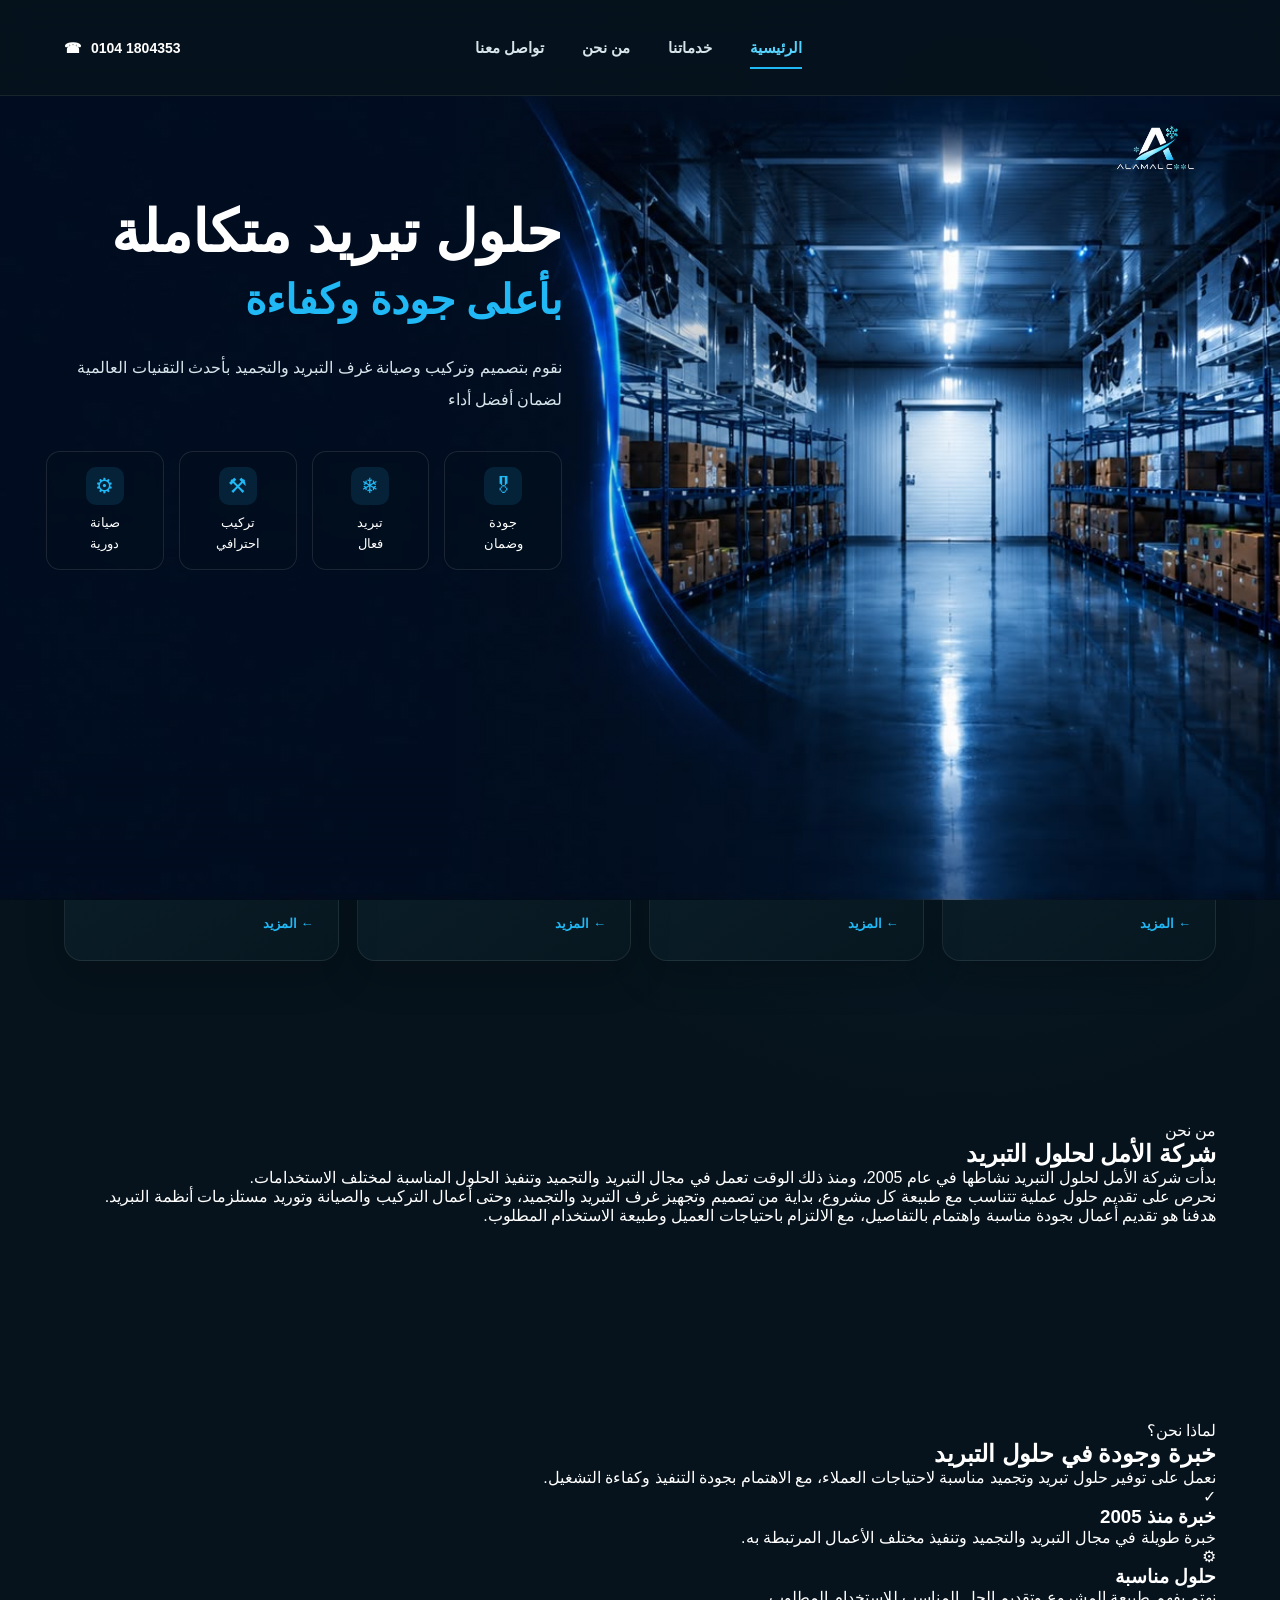
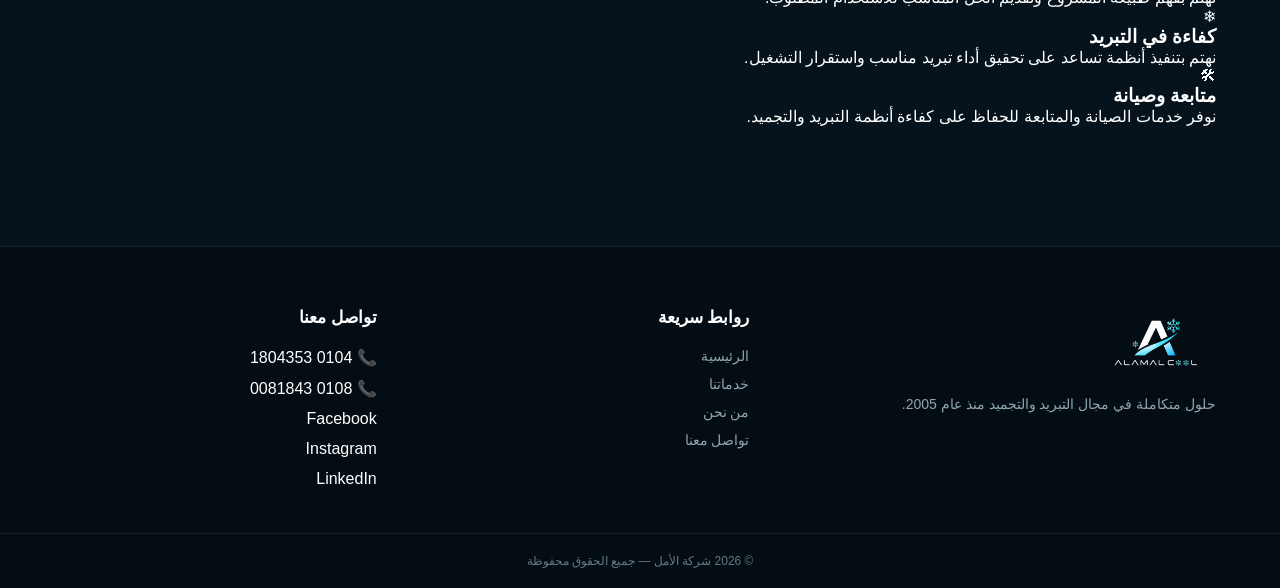
<file: index.html>
<!DOCTYPE html>
<html lang="ar" dir="rtl">

<head>

    <meta charset="UTF-8">

    <meta name="viewport" content="width=device-width, initial-scale=1.0">

    <title>شركة الأمل | حلول التبريد</title>

    <link rel="stylesheet" href="Css/index.css">
    <link rel="stylesheet" href="Css/mobile.css">

</head>


<body>


    <!-- ================= NAVBAR ================= -->

    <nav class="navbar">

        <a href="index.html" class="logo">
            <img src="Images/logo.PNG" alt="شركة الأمل لحلول التبريد">
        </a>

        <button class="menu-button" id="menuButton" type="button" aria-label="فتح القائمة">
            ☰
        </button>

        <div class="nav-links" id="navLinks">

            <a href="index.html" class="active">
                الرئيسية
            </a>

            <a href="services.html">
                خدماتنا
            </a>



            <a href="products.html">
                من نحن
            </a>

            <a href="contact.html">
                تواصل معنا
            </a>

        </div>

        <a href="tel:01041804353" class="nav-phone">
            <span>☎</span>
            <span>0104 1804353</span>
        </a>

    </nav>



    <!-- ================= MAIN ================= -->

    <main>


        <!-- ================= HERO ================= -->

        <section class="hero">


            <!-- HERO TEXT -->

            <div class="hero-content">


                <h1>
                    حلول تبريد متكاملة
                </h1>


                <h2>
                    بأعلى جودة وكفاءة
                </h2>


                <p class="hero-description">

                    نقوم بتصميم وتركيب وصيانة غرف التبريد
                    والتجميد بأحدث التقنيات العالمية
                    لضمان أفضل أداء

                </p>



                <!-- HERO FEATURES -->

                <div class="hero-features">


                    <div class="hero-feature">

                        <div class="feature-icon">
                            🎖
                        </div>

                        <span>
                            جودة
                        </span>

                        <span>
                            وضمان
                        </span>

                    </div>



                    <div class="hero-feature">

                        <div class="feature-icon">
                            ❄
                        </div>

                        <span>
                            تبريد
                        </span>

                        <span>
                            فعال
                        </span>

                    </div>



                    <div class="hero-feature">

                        <div class="feature-icon">
                            ⚒
                        </div>

                        <span>
                            تركيب
                        </span>

                        <span>
                            احترافي
                        </span>

                    </div>



                    <div class="hero-feature">

                        <div class="feature-icon">
                            ⚙
                        </div>

                        <span>
                            صيانة
                        </span>

                        <span>
                            دورية
                        </span>

                    </div>


                </div>



                <!-- HERO BUTTONS -->

                <div class="hero-actions">

                </div>


            </div>



            <!-- ================= HERO IMAGE ================= -->

            <div class="hero-image">

                <img src="Images/new.jpeg" alt="غرفة تبريد">

            </div>


        </section>



        <!-- ================= SERVICES ================= -->

        <section class="services" id="services">


            <!-- SERVICE 1 -->

            <div class="service-card">

                <div class="service-icon">
                    ❄
                </div>

                <div class="service-content">

                    <h3>
                        غرف التبريد
                    </h3>

                    <p>
                        تصميم وتركيب غرف تبريد
                        بمواصفات عالمية تناسب
                        جميع الاستخدامات
                    </p>

                    <a href="services.html">
                        ← المزيد
                    </a>

                </div>

            </div>



            <!-- SERVICE 2 -->

            <div class="service-card">

                <div class="service-icon">
                    ◈
                </div>

                <div class="service-content">

                    <h3>
                        غرف التجميد
                    </h3>

                    <p>
                        غرف تجميد عالية الكفاءة
                        لحفظ المنتجات بأفضل
                        جودة وأمان
                    </p>

                    <a href="services.html">
                        ← المزيد
                    </a>

                </div>

            </div>



            <!-- SERVICE 3 -->

            <div class="service-card">

                <div class="service-icon">
                    ⚙
                </div>

                <div class="service-content">

                    <h3>
                        الصيانة الدورية
                    </h3>

                    <p>
                        خدمات صيانة دورية وطوارئ
                        لضمان استمرارية العمل
                        بأعلى كفاءة
                    </p>

                    <a href="services.html">
                        ← المزيد
                    </a>

                </div>

            </div>



            <!-- SERVICE 4 -->

            <div class="service-card">

                <div class="service-icon">
                    ▣
                </div>

                <div class="service-content">

                    <h3>
                        أبواب التبريد
                    </h3>

                    <p>
                        توريد وتركيب جميع أنواع
                        أبواب التبريد المنزلقة
                        والهيدروليكية
                    </p>

                    <a href="services.html">
                        ← المزيد
                    </a>

                </div>

            </div>


        </section>



        <!-- ================= ABOUT US ================= -->

        <section class="about-section" id="about">

            <div class="about-content">

                <span class="section-label">
                    من نحن
                </span>

                <h2>
                    شركة الأمل لحلول التبريد
                </h2>

                <p>
                    بدأت شركة الأمل لحلول التبريد نشاطها في عام 2005،
                    ومنذ ذلك الوقت تعمل في مجال التبريد والتجميد
                    وتنفيذ الحلول المناسبة لمختلف الاستخدامات.
                </p>

                <p>
                    نحرص على تقديم حلول عملية تتناسب مع طبيعة كل مشروع،
                    بداية من تصميم وتجهيز غرف التبريد والتجميد،
                    وحتى أعمال التركيب والصيانة وتوريد مستلزمات أنظمة التبريد.
                </p>

                <p>
                    هدفنا هو تقديم أعمال بجودة مناسبة واهتمام بالتفاصيل،
                    مع الالتزام باحتياجات العميل وطبيعة الاستخدام المطلوب.
                </p>

            </div>

        </section>



        <!-- ================= WHY US ================= -->

        <section class="why-section" id="why-us">

            <div class="why-content">

                <span class="section-label">
                    لماذا نحن؟
                </span>

                <h2>
                    خبرة وجودة في حلول التبريد
                </h2>

                <p>
                    نعمل على توفير حلول تبريد وتجميد مناسبة لاحتياجات
                    العملاء، مع الاهتمام بجودة التنفيذ وكفاءة التشغيل.
                </p>


                <div class="why-grid">


                    <div class="why-card">

                        <div class="why-icon">
                            ✓
                        </div>

                        <h3>
                            خبرة منذ 2005
                        </h3>

                        <p>
                            خبرة طويلة في مجال التبريد والتجميد
                            وتنفيذ مختلف الأعمال المرتبطة به.
                        </p>

                    </div>



                    <div class="why-card">

                        <div class="why-icon">
                            ⚙
                        </div>

                        <h3>
                            حلول مناسبة
                        </h3>

                        <p>
                            نهتم بفهم طبيعة المشروع وتقديم
                            الحل المناسب للاستخدام المطلوب.
                        </p>

                    </div>



                    <div class="why-card">

                        <div class="why-icon">
                            ❄
                        </div>

                        <h3>
                            كفاءة في التبريد
                        </h3>

                        <p>
                            نهتم بتنفيذ أنظمة تساعد على تحقيق
                            أداء تبريد مناسب واستقرار التشغيل.
                        </p>

                    </div>



                    <div class="why-card">

                        <div class="why-icon">
                            🛠
                        </div>

                        <h3>
                            متابعة وصيانة
                        </h3>

                        <p>
                            نوفر خدمات الصيانة والمتابعة للحفاظ
                            على كفاءة أنظمة التبريد والتجميد.
                        </p>

                    </div>


                </div>

            </div>

        </section>



    </main>



    <!-- ================= FOOTER ================= -->

    <footer class="footer">


        <div class="footer-container">


            <!-- FOOTER LOGO -->

            <div class="footer-brand">

                <img src="Images/logo.PNG" alt="شركة الأمل لحلول التبريد">

                <p>
                    حلول متكاملة في مجال التبريد والتجميد
                    منذ عام 2005.
                </p>

            </div>



            <!-- FOOTER LINKS -->

            <div class="footer-links">

                <h3>
                    روابط سريعة
                </h3>

                <a href="index.html">
                    الرئيسية
                </a>

                <a href="services.html">
                    خدماتنا
                </a>



                <a href="products.html">
                    من نحن
                </a>

                <a href="contact.html">
                    تواصل معنا
                </a>

            </div>



            <!-- FOOTER CONTACT -->

            <div class="footer-contact">

                <h3>
                    تواصل معنا
                </h3>

                <a href="tel:01041804353">
                    📞 0104 1804353
                </a>

                <a href="tel:01080081843">
                    📞 0108 0081843
                </a>

                <a href="https://www.facebook.com/Alamal.Cool.Company" target="_blank" rel="noopener noreferrer">
                    Facebook
                </a>

                <a href="https://www.instagram.com/Alamal.Cool.Company" target="_blank" rel="noopener noreferrer">
                    Instagram
                </a>

                <a href="https://www.linkedin.com/in/al-amal-company-1a2447428/" target="_blank"
                    rel="noopener noreferrer">
                    LinkedIn
                </a>

            </div>


        </div>



        <div class="footer-bottom">

            <p>
                © 2026 شركة الأمل — جميع الحقوق محفوظة
            </p>

        </div>


    </footer>



    <!-- ================= JAVASCRIPT ================= -->

    <script src="Js/index.js"></script>


</body>

</html>
</file>
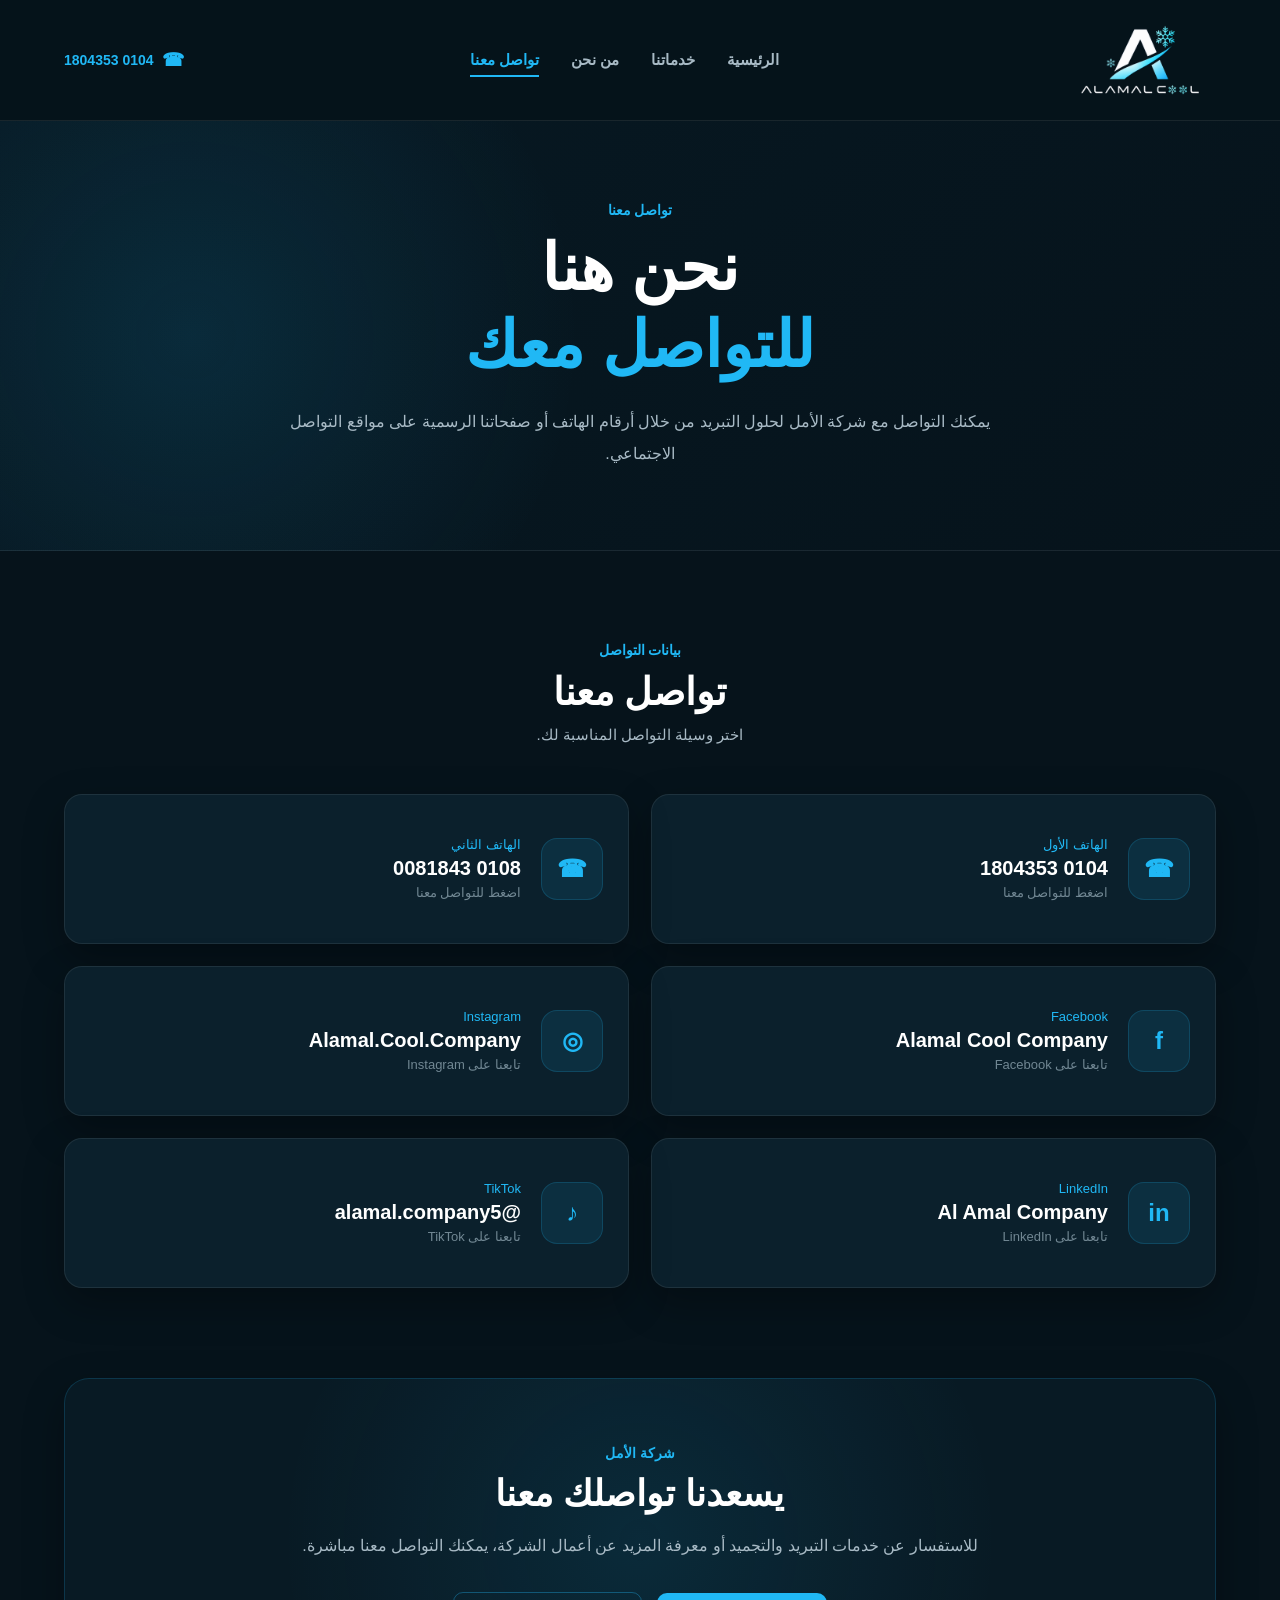
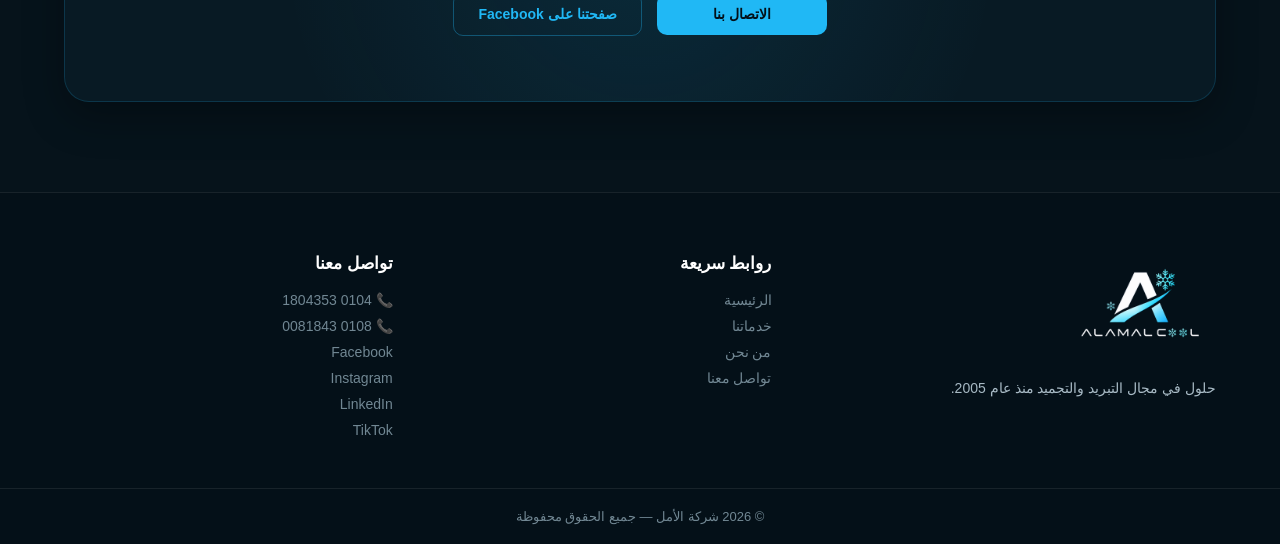
<file: contact.html>
<!DOCTYPE html>
<html lang="ar" dir="rtl">

<head>

    <meta charset="UTF-8">

    <meta name="viewport" content="width=device-width, initial-scale=1.0">

    <title>تواصل معنا | شركة الأمل لحلول التبريد</title>

    <link rel="stylesheet" href="Css/contact.css">

</head>


<body>


    <!-- =========================
         NAVBAR
    ========================== -->

    <nav class="navbar">


        <a href="index.html" class="logo">

            <img src="Images/logo.PNG" alt="شركة الأمل لحلول التبريد">

        </a>


        <button class="menu-button" id="menuButton" type="button" aria-label="فتح القائمة">

            ☰

        </button>


        <div class="nav-links" id="navLinks">


            <a href="index.html">

                الرئيسية

            </a>


            <a href="services.html">

                خدماتنا

            </a>





            <a href="products.html">

                من نحن

            </a>


            <a href="contact.html" class="active">

                تواصل معنا

            </a>


        </div>


        <a href="tel:01041804353" class="nav-phone">

            <span>☎</span>

            <span>
                0104 1804353
            </span>

        </a>


    </nav>



    <!-- =========================
         MAIN
    ========================== -->

    <main>


        <!-- =========================
             PAGE HEADER
        ========================== -->

        <section class="page-header">


            <div class="page-header-content">


                <span class="section-label">

                    تواصل معنا

                </span>


                <h1>

                    نحن هنا
                    <br>

                    <span>للتواصل معك</span>

                </h1>


                <p>

                    يمكنك التواصل مع شركة الأمل لحلول التبريد
                    من خلال أرقام الهاتف أو صفحاتنا الرسمية
                    على مواقع التواصل الاجتماعي.

                </p>


            </div>


        </section>



        <!-- =========================
             CONTACT
        ========================== -->

        <section class="contact-section">


            <div class="section-title">


                <span class="section-label">

                    بيانات التواصل

                </span>


                <h2>

                    تواصل معنا

                </h2>


                <p>

                    اختر وسيلة التواصل المناسبة لك.

                </p>


            </div>



            <div class="contact-grid">


                <!-- =========================
                     PHONE 1
                ========================== -->

                <a href="tel:01041804353" class="contact-card">


                    <div class="contact-icon">

                        ☎

                    </div>


                    <div class="contact-content">

                        <span>

                            الهاتف الأول

                        </span>


                        <h3>

                            0104 1804353

                        </h3>


                        <p>

                            اضغط للتواصل معنا

                        </p>

                    </div>


                </a>



                <!-- =========================
                     PHONE 2
                ========================== -->

                <a href="tel:01080081843" class="contact-card">


                    <div class="contact-icon">

                        ☎

                    </div>


                    <div class="contact-content">

                        <span>

                            الهاتف الثاني

                        </span>


                        <h3>

                            0108 0081843

                        </h3>


                        <p>

                            اضغط للتواصل معنا

                        </p>

                    </div>


                </a>



                <!-- =========================
                     FACEBOOK
                ========================== -->

                <a href="https://www.facebook.com/Alamal.Cool.Company" target="_blank" rel="noopener noreferrer"
                    class="contact-card social-card">


                    <div class="contact-icon">

                        f

                    </div>


                    <div class="contact-content">

                        <span>

                            Facebook

                        </span>


                        <h3>

                            Alamal Cool Company

                        </h3>


                        <p>

                            تابعنا على Facebook

                        </p>

                    </div>


                </a>



                <!-- =========================
                     INSTAGRAM
                ========================== -->

                <a href="https://www.instagram.com/Alamal.Cool.Company" target="_blank" rel="noopener noreferrer"
                    class="contact-card social-card">


                    <div class="contact-icon">

                        ◎

                    </div>


                    <div class="contact-content">

                        <span>

                            Instagram

                        </span>


                        <h3>

                            Alamal.Cool.Company

                        </h3>


                        <p>

                            تابعنا على Instagram

                        </p>

                    </div>


                </a>



                <!-- =========================
                     LINKEDIN
                ========================== -->

                <a href="https://www.linkedin.com/in/al-amal-company-1a2447428/" target="_blank"
                    rel="noopener noreferrer" class="contact-card social-card">


                    <div class="contact-icon">

                        in

                    </div>


                    <div class="contact-content">

                        <span>

                            LinkedIn

                        </span>


                        <h3>

                            Al Amal Company

                        </h3>


                        <p>

                            تابعنا على LinkedIn

                        </p>

                    </div>


                </a>



                <!-- =========================
                     TIKTOK
                ========================== -->

                <a href="https://www.tiktok.com/@alamal.company5" target="_blank" rel="noopener noreferrer"
                    class="contact-card social-card">


                    <div class="contact-icon">

                        ♪

                    </div>


                    <div class="contact-content">

                        <span>

                            TikTok

                        </span>


                        <h3>

                            @alamal.company5

                        </h3>


                        <p>

                            تابعنا على TikTok

                        </p>

                    </div>


                </a>


            </div>


        </section>



        <!-- =========================
             SIMPLE CTA
        ========================== -->

        <section class="contact-cta">


            <div class="cta-content">


                <span class="section-label">

                    شركة الأمل

                </span>


                <h2>

                    يسعدنا تواصلك معنا

                </h2>


                <p>

                    للاستفسار عن خدمات التبريد والتجميد
                    أو معرفة المزيد عن أعمال الشركة،
                    يمكنك التواصل معنا مباشرة.

                </p>


                <div class="cta-buttons">


                    <a href="tel:01041804353" class="cta-button">

                        الاتصال بنا

                    </a>


                    <a href="https://www.facebook.com/Alamal.Cool.Company" target="_blank" rel="noopener noreferrer"
                        class="cta-secondary">

                        صفحتنا على Facebook

                    </a>


                </div>


            </div>


        </section>


    </main>



    <!-- =========================
         FOOTER
    ========================== -->

    <footer class="footer">


        <div class="footer-container">


            <!-- FOOTER BRAND -->

            <div class="footer-brand">


                <img src="Images/logo.PNG" alt="شركة الأمل لحلول التبريد">


                <p>

                    حلول في مجال التبريد والتجميد
                    منذ عام 2005.

                </p>


            </div>



            <!-- FOOTER LINKS -->

            <div class="footer-links">


                <h3>

                    روابط سريعة

                </h3>


                <a href="index.html">

                    الرئيسية

                </a>


                <a href="services.html">

                    خدماتنا

                </a>





                <a href="products.html">

                    من نحن

                </a>


                <a href="contact.html">

                    تواصل معنا

                </a>


            </div>



            <!-- FOOTER CONTACT -->

            <div class="footer-contact">


                <h3>

                    تواصل معنا

                </h3>


                <a href="tel:01041804353">

                    📞 0104 1804353

                </a>


                <a href="tel:01080081843">

                    📞 0108 0081843

                </a>


                <a href="https://www.facebook.com/Alamal.Cool.Company" target="_blank" rel="noopener noreferrer">

                    Facebook

                </a>


                <a href="https://www.instagram.com/Alamal.Cool.Company" target="_blank" rel="noopener noreferrer">

                    Instagram

                </a>


                <a href="https://www.linkedin.com/in/al-amal-company-1a2447428/" target="_blank"
                    rel="noopener noreferrer">

                    LinkedIn

                </a>


                <a href="https://www.tiktok.com/@alamal.company5" target="_blank" rel="noopener noreferrer">

                    TikTok

                </a>


            </div>


        </div>



        <div class="footer-bottom">


            <p>

                © 2026 شركة الأمل — جميع الحقوق محفوظة

            </p>


        </div>


    </footer>



    <!-- =========================
         JAVASCRIPT
    ========================== -->

    <script src="Js/contact.js"></script>


</body>

</html>
</file>
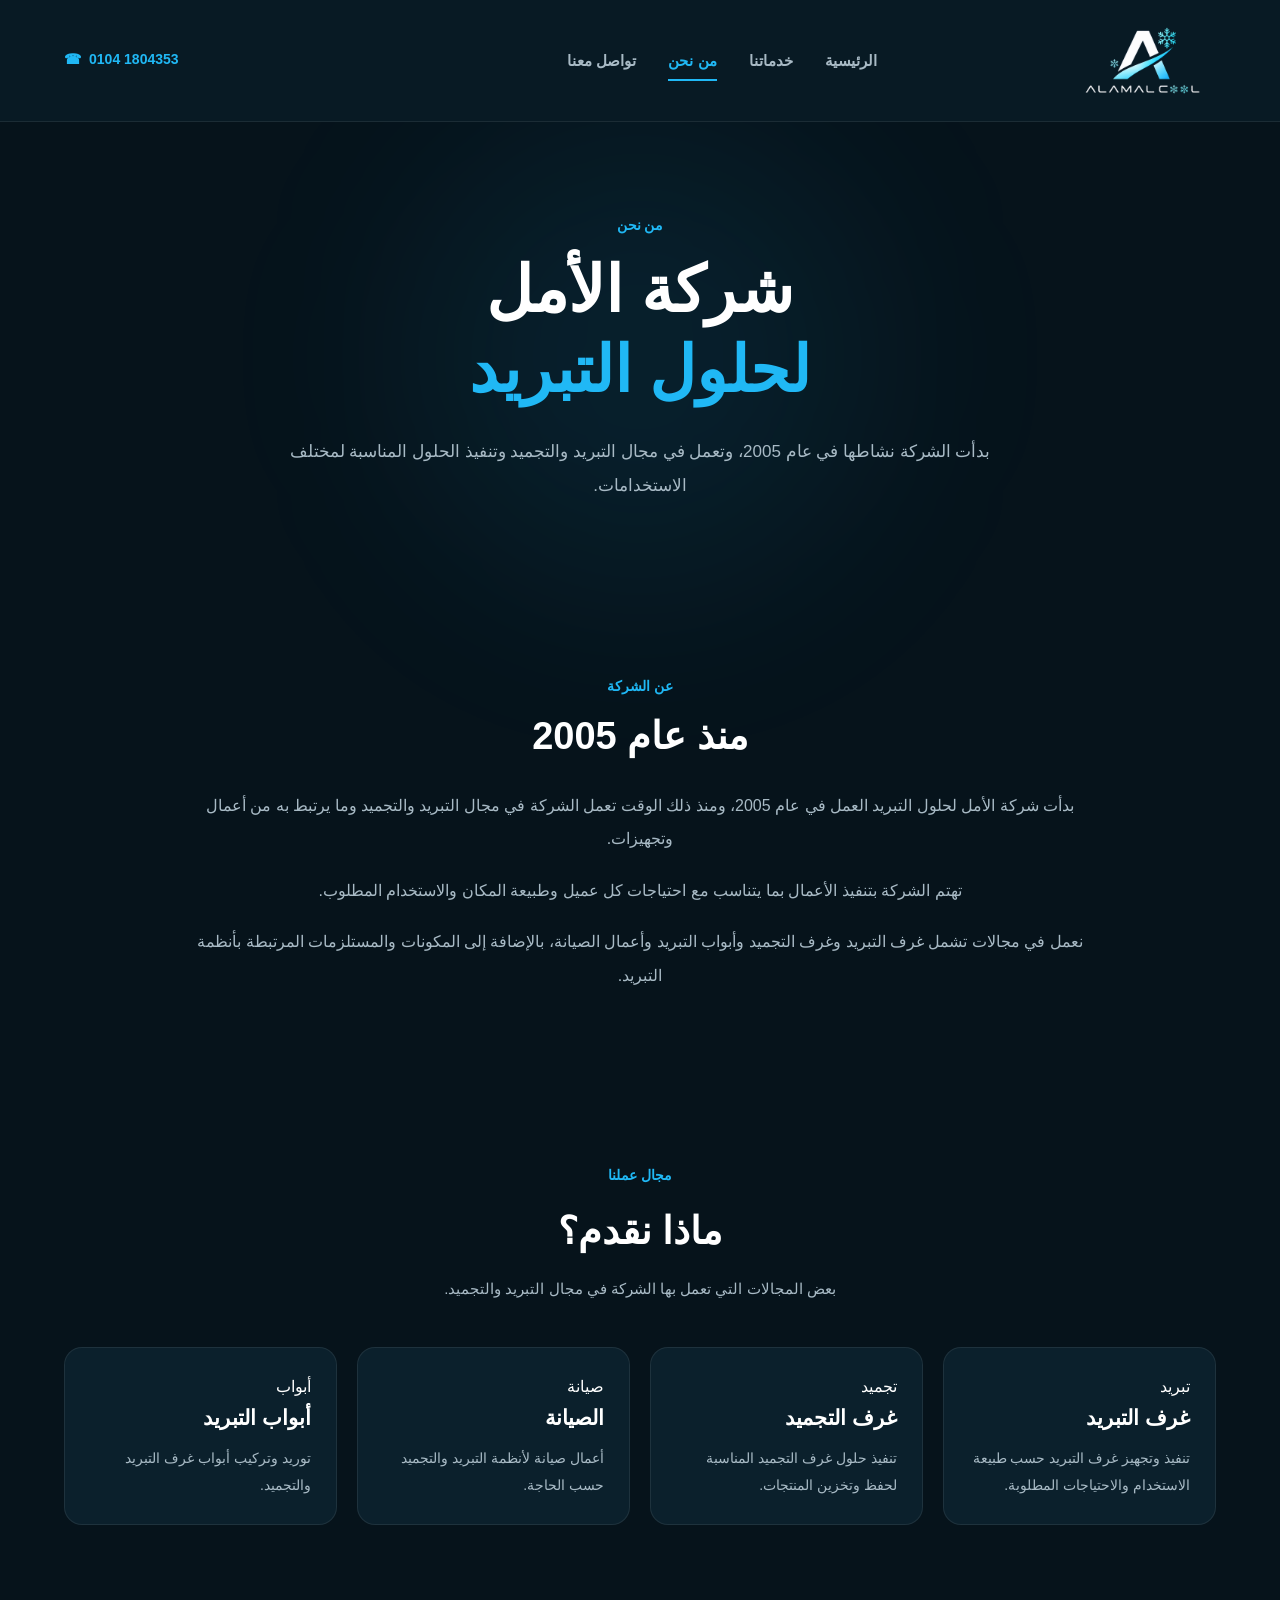
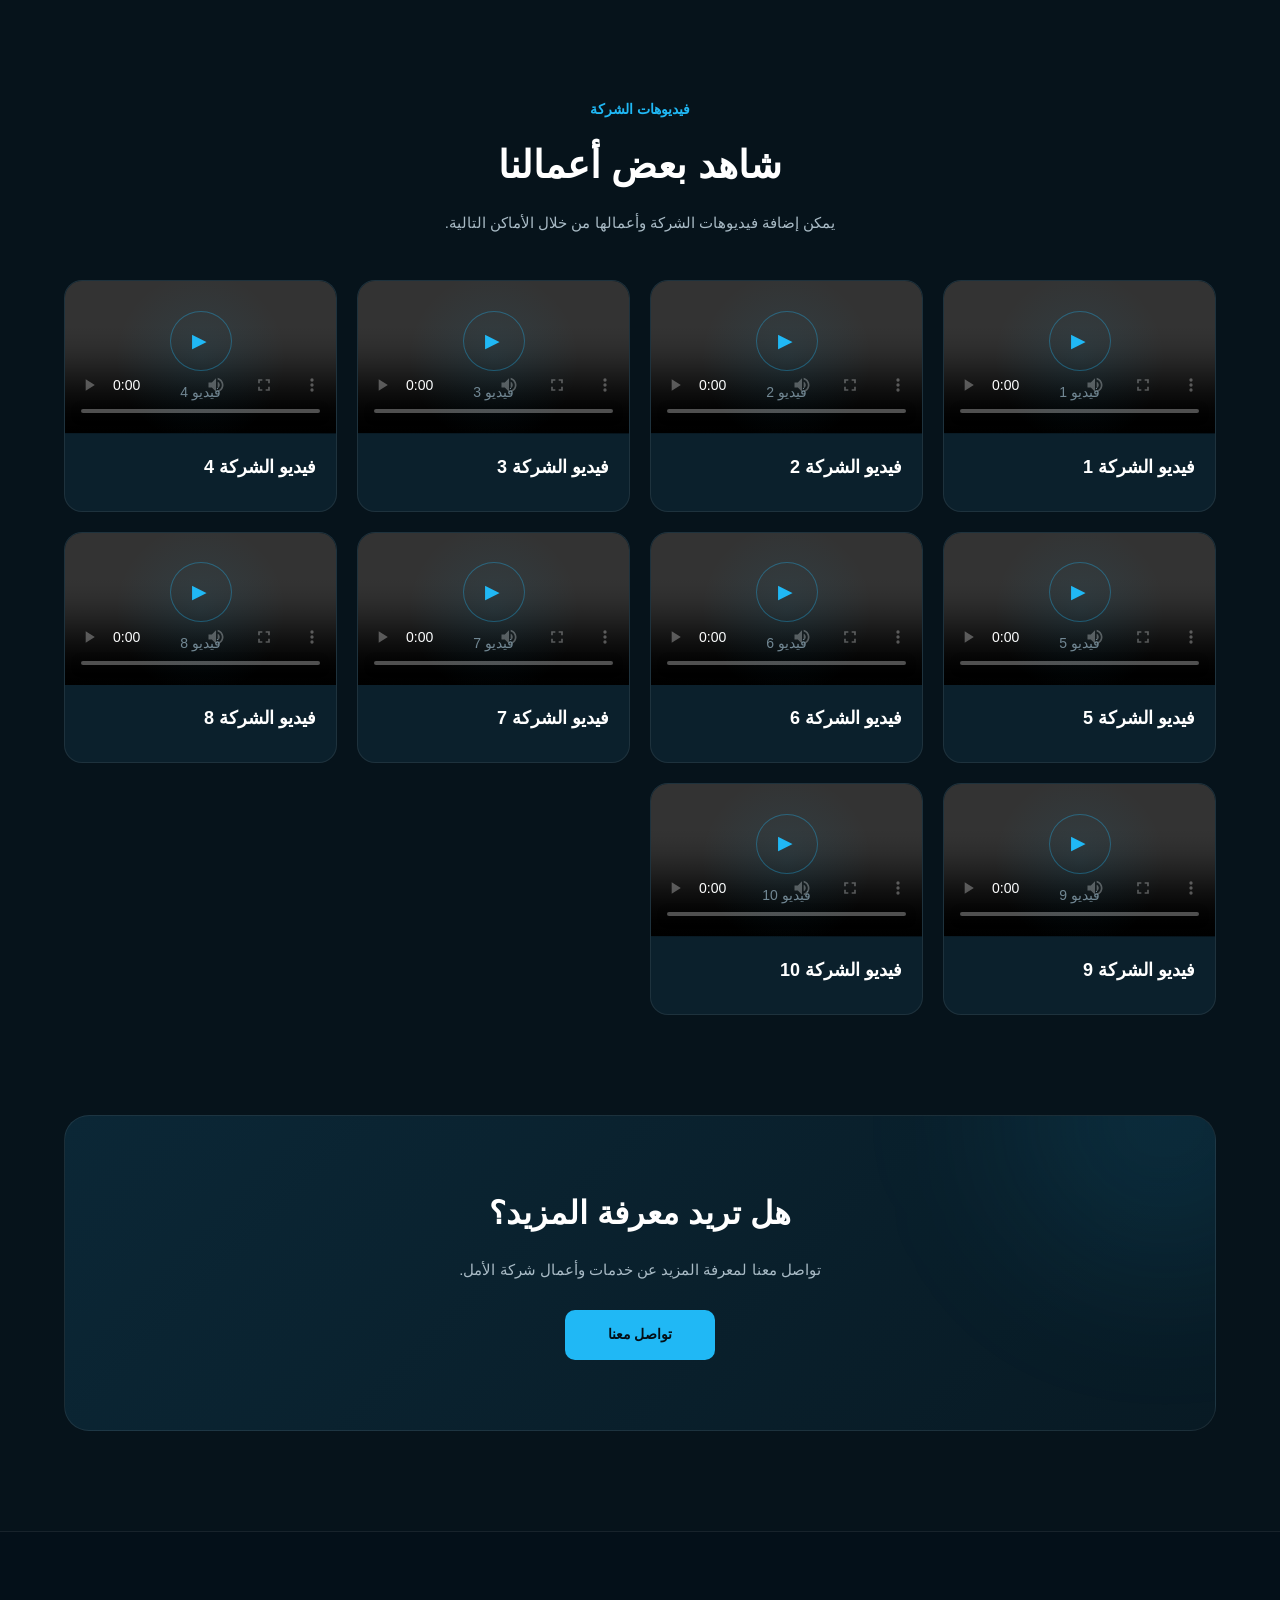
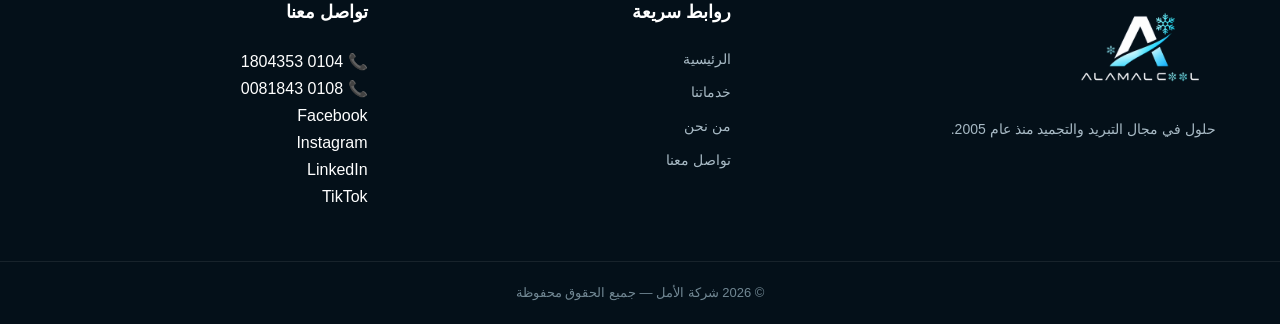
<file: products.html>
<!DOCTYPE html>
<html lang="ar" dir="rtl">

<head>

    <meta charset="UTF-8">

    <meta name="viewport" content="width=device-width, initial-scale=1.0">

    <title>من نحن | شركة الأمل لحلول التبريد</title>

    <link rel="stylesheet" href="Css/products.css">

</head>


<body>


    <!-- =========================
         Navbar
    ========================== -->

    <nav class="navbar">


        <a href="index.html" class="logo">

            <img src="Images/logo.PNG" alt="شركة الأمل لحلول التبريد">

        </a>


        <button class="menu-button" id="menuButton" type="button" aria-label="فتح القائمة">

            ☰

        </button>


        <div class="nav-links" id="navLinks">


            <a href="index.html">

                الرئيسية

            </a>


            <a href="services.html">

                خدماتنا

            </a>





            <a href="products.html" class="active">

                من نحن

            </a>


            <a href="contact.html">

                تواصل معنا

            </a>


        </div>


        <a href="tel:01000000000" class="nav-phone">
            <a href="tel:01041804353" class="nav-phone">

                <span>☎</span>

                <span>
                    0104 1804353
                </span>

            </a>


    </nav>



    <main>


        <!-- =========================
             Page Header
        ========================== -->

        <section class="page-header">


            <div class="page-header-content">


                <span class="section-label">

                    من نحن

                </span>


                <h1>

                    شركة الأمل
                    <br>

                    <span>لحلول التبريد</span>

                </h1>


                <p>

                    بدأت الشركة نشاطها في عام 2005،
                    وتعمل في مجال التبريد والتجميد
                    وتنفيذ الحلول المناسبة لمختلف
                    الاستخدامات.

                </p>


            </div>


        </section>



        <!-- =========================
             About Company
        ========================== -->

        <section class="products-intro">


            <div class="intro-content">


                <span class="section-label">

                    عن الشركة

                </span>


                <h2>

                    منذ عام 2005

                </h2>


                <p>

                    بدأت شركة الأمل لحلول التبريد
                    العمل في عام 2005، ومنذ ذلك الوقت
                    تعمل الشركة في مجال التبريد والتجميد
                    وما يرتبط به من أعمال وتجهيزات.

                </p>


                <p>

                    تهتم الشركة بتنفيذ الأعمال بما
                    يتناسب مع احتياجات كل عميل وطبيعة
                    المكان والاستخدام المطلوب.

                </p>


                <p>

                    نعمل في مجالات تشمل غرف التبريد
                    وغرف التجميد وأبواب التبريد
                    وأعمال الصيانة، بالإضافة إلى
                    المكونات والمستلزمات المرتبطة
                    بأنظمة التبريد.

                </p>


            </div>


        </section>



        <!-- =========================
             Our Work
        ========================== -->

        <section class="products-section">


            <div class="section-title">


                <span class="section-label">

                    مجال عملنا

                </span>


                <h2>

                    ماذا نقدم؟

                </h2>


                <p>

                    بعض المجالات التي تعمل بها الشركة
                    في مجال التبريد والتجميد.

                </p>


            </div>



            <div class="products-grid">


                <!-- 1 -->

                <article class="product-card">

                    <div class="product-content">

                        <span class="product-category">
                            تبريد
                        </span>

                        <h3>
                            غرف التبريد
                        </h3>

                        <p>
                            تنفيذ وتجهيز غرف التبريد
                            حسب طبيعة الاستخدام
                            والاحتياجات المطلوبة.
                        </p>

                    </div>

                </article>



                <!-- 2 -->

                <article class="product-card">

                    <div class="product-content">

                        <span class="product-category">
                            تجميد
                        </span>

                        <h3>
                            غرف التجميد
                        </h3>

                        <p>
                            تنفيذ حلول غرف التجميد
                            المناسبة لحفظ وتخزين
                            المنتجات.
                        </p>

                    </div>

                </article>



                <!-- 3 -->

                <article class="product-card">

                    <div class="product-content">

                        <span class="product-category">
                            صيانة
                        </span>

                        <h3>
                            الصيانة
                        </h3>

                        <p>
                            أعمال صيانة لأنظمة
                            التبريد والتجميد
                            حسب الحاجة.
                        </p>

                    </div>

                </article>



                <!-- 4 -->

                <article class="product-card">

                    <div class="product-content">

                        <span class="product-category">
                            أبواب
                        </span>

                        <h3>
                            أبواب التبريد
                        </h3>

                        <p>
                            توريد وتركيب أبواب
                            غرف التبريد والتجميد.
                        </p>

                    </div>

                </article>


            </div>


        </section>



        <!-- =========================
             Videos
        ========================== -->

        <section class="products-section videos-section">


            <div class="section-title">


                <span class="section-label">

                    فيديوهات الشركة

                </span>


                <h2>

                    شاهد بعض أعمالنا

                </h2>


                <p>

                    يمكن إضافة فيديوهات الشركة
                    وأعمالها من خلال الأماكن التالية.

                </p>


            </div>



            <div class="products-grid videos-grid">


                <!-- VIDEO 1 -->

                <article class="product-card video-card">

                    <div class="video-container">

                        <video controls>

                            <source src="vedios/Vedio 1.mp4" type="">

                            المتصفح الخاص بك لا يدعم تشغيل الفيديو.

                        </video>

                        <div class="video-placeholder">

                            فيديو 1

                        </div>

                    </div>


                    <div class="product-content">

                        <h3>
                            فيديو الشركة 1
                        </h3>

                    </div>

                </article>



                <!-- VIDEO 2 -->

                <article class="product-card video-card">

                    <div class="video-container">

                        <video controls>

                            <source src="vedios/Vedio 2.mp4" type="video/mp4">

                            المتصفح الخاص بك لا يدعم تشغيل الفيديو.

                        </video>

                        <div class="video-placeholder">

                            فيديو 2

                        </div>

                    </div>


                    <div class="product-content">

                        <h3>
                            فيديو الشركة 2
                        </h3>

                    </div>

                </article>



                <!-- VIDEO 3 -->

                <article class="product-card video-card">

                    <div class="video-container">

                        <video controls>

                            <source src="vedios/Video 3.mp4" type="video/mp4">

                            المتصفح الخاص بك لا يدعم تشغيل الفيديو.

                        </video>

                        <div class="video-placeholder">

                            فيديو 3

                        </div>

                    </div>


                    <div class="product-content">

                        <h3>
                            فيديو الشركة 3
                        </h3>

                    </div>

                </article>



                <!-- VIDEO 4 -->

                <article class="product-card video-card">

                    <div class="video-container">

                        <video controls>

                            <source src="vedios/Video 4.mp4" type="video/mp4">

                            المتصفح الخاص بك لا يدعم تشغيل الفيديو.

                        </video>

                        <div class="video-placeholder">

                            فيديو 4

                        </div>

                    </div>


                    <div class="product-content">

                        <h3>
                            فيديو الشركة 4
                        </h3>

                    </div>

                </article>



                <!-- VIDEO 5 -->

                <article class="product-card video-card">

                    <div class="video-container">

                        <video controls>

                            <source src="vedios/video 10.mp4" type="video/mp4">

                            المتصفح الخاص بك لا يدعم تشغيل الفيديو.

                        </video>

                        <div class="video-placeholder">

                            فيديو 5

                        </div>

                    </div>


                    <div class="product-content">

                        <h3>
                            فيديو الشركة 5
                        </h3>

                    </div>

                </article>



                <!-- VIDEO 6 -->

                <article class="product-card video-card">

                    <div class="video-container">

                        <video controls>

                            <source src="vedios/Video 5.mp4" type="video/mp4">

                            المتصفح الخاص بك لا يدعم تشغيل الفيديو.

                        </video>

                        <div class="video-placeholder">

                            فيديو 6

                        </div>

                    </div>


                    <div class="product-content">

                        <h3>
                            فيديو الشركة 6
                        </h3>

                    </div>

                </article>



                <!-- VIDEO 7 -->

                <article class="product-card video-card">

                    <div class="video-container">

                        <video controls>

                            <source src="vedios/Video 6.mp4" type="video/mp4">

                            المتصفح الخاص بك لا يدعم تشغيل الفيديو.

                        </video>

                        <div class="video-placeholder">

                            فيديو 7

                        </div>

                    </div>


                    <div class="product-content">

                        <h3>
                            فيديو الشركة 7
                        </h3>

                    </div>

                </article>



                <!-- VIDEO 8 -->

                <article class="product-card video-card">

                    <div class="video-container">

                        <video controls>

                            <source src="vedios/video 7.mp4" type="video/mp4">

                            المتصفح الخاص بك لا يدعم تشغيل الفيديو.

                        </video>

                        <div class="video-placeholder">

                            فيديو 8
                        </div>

                    </div>


                    <div class="product-content">

                        <h3>
                            فيديو الشركة 8
                        </h3>

                    </div>

                </article>



                <!-- VIDEO 9 -->

                <article class="product-card video-card">

                    <div class="video-container">

                        <video controls>

                            <source src="vedios/video 8.mp4" type="video/mp4">

                            المتصفح الخاص بك لا يدعم تشغيل الفيديو.

                        </video>

                        <div class="video-placeholder">

                            فيديو 9
                        </div>

                    </div>


                    <div class="product-content">

                        <h3>
                            فيديو الشركة 9
                        </h3>

                    </div>

                </article>



                <!-- VIDEO 10 -->

                <article class="product-card video-card">

                    <div class="video-container">

                        <video controls>

                            <source src="vedios/video 9.mp4" type="video/mp4">

                            المتصفح الخاص بك لا يدعم تشغيل الفيديو.

                        </video>

                        <div class="video-placeholder">

                            فيديو 10
                        </div>

                    </div>


                    <div class="product-content">

                        <h3>
                            فيديو الشركة 10
                        </h3>

                    </div>

                </article>


            </div>


        </section>



        <!-- =========================
             CTA
        ========================== -->

        <section class="products-cta">


            <div class="cta-content">


                <h2>

                    هل تريد معرفة المزيد؟

                </h2>


                <p>

                    تواصل معنا لمعرفة المزيد عن
                    خدمات وأعمال شركة الأمل.

                </p>


                <a href="contact.html" class="cta-button">

                    تواصل معنا

                </a>


            </div>


        </section>


    </main>



    <!-- =========================
         Footer
    ========================== -->

    <footer class="footer">


        <div class="footer-container">


            <div class="footer-brand">


                <img src="Images/logo.PNG" alt="شركة الأمل لحلول التبريد">


                <p>

                    حلول في مجال التبريد والتجميد
                    منذ عام 2005.

                </p>


            </div>



            <div class="footer-links">


                <h3>

                    روابط سريعة

                </h3>


                <a href="index.html">

                    الرئيسية

                </a>


                <a href="services.html">

                    خدماتنا

                </a>





                <a href="products.html">

                    من نحن

                </a>


                <a href="contact.html">

                    تواصل معنا

                </a>


            </div>



            <div class="footer-contact">


                <h3>

                    تواصل معنا

                </h3>


                <a href="tel:01041804353">

                    📞 0104 1804353

                </a>


                <a href="tel:01080081843">

                    📞 0108 0081843

                </a>


                <a href="https://www.facebook.com/Alamal.Cool.Company" target="_blank" rel="noopener noreferrer">

                    Facebook

                </a>


                <a href="https://www.instagram.com/Alamal.Cool.Company" target="_blank" rel="noopener noreferrer">

                    Instagram

                </a>


                <a href="https://www.linkedin.com/in/al-amal-company-1a2447428/" target="_blank"
                    rel="noopener noreferrer">

                    LinkedIn

                </a>


                <a href="https://www.tiktok.com/@alamal.company5" target="_blank" rel="noopener noreferrer">

                    TikTok

                </a>





            </div>


        </div>



        <div class="footer-bottom">


            <p>

                © 2026 شركة الأمل — جميع الحقوق محفوظة

            </p>


        </div>


    </footer>



    <script src="Js/products.js"></script>


</body>

</html>
</file>
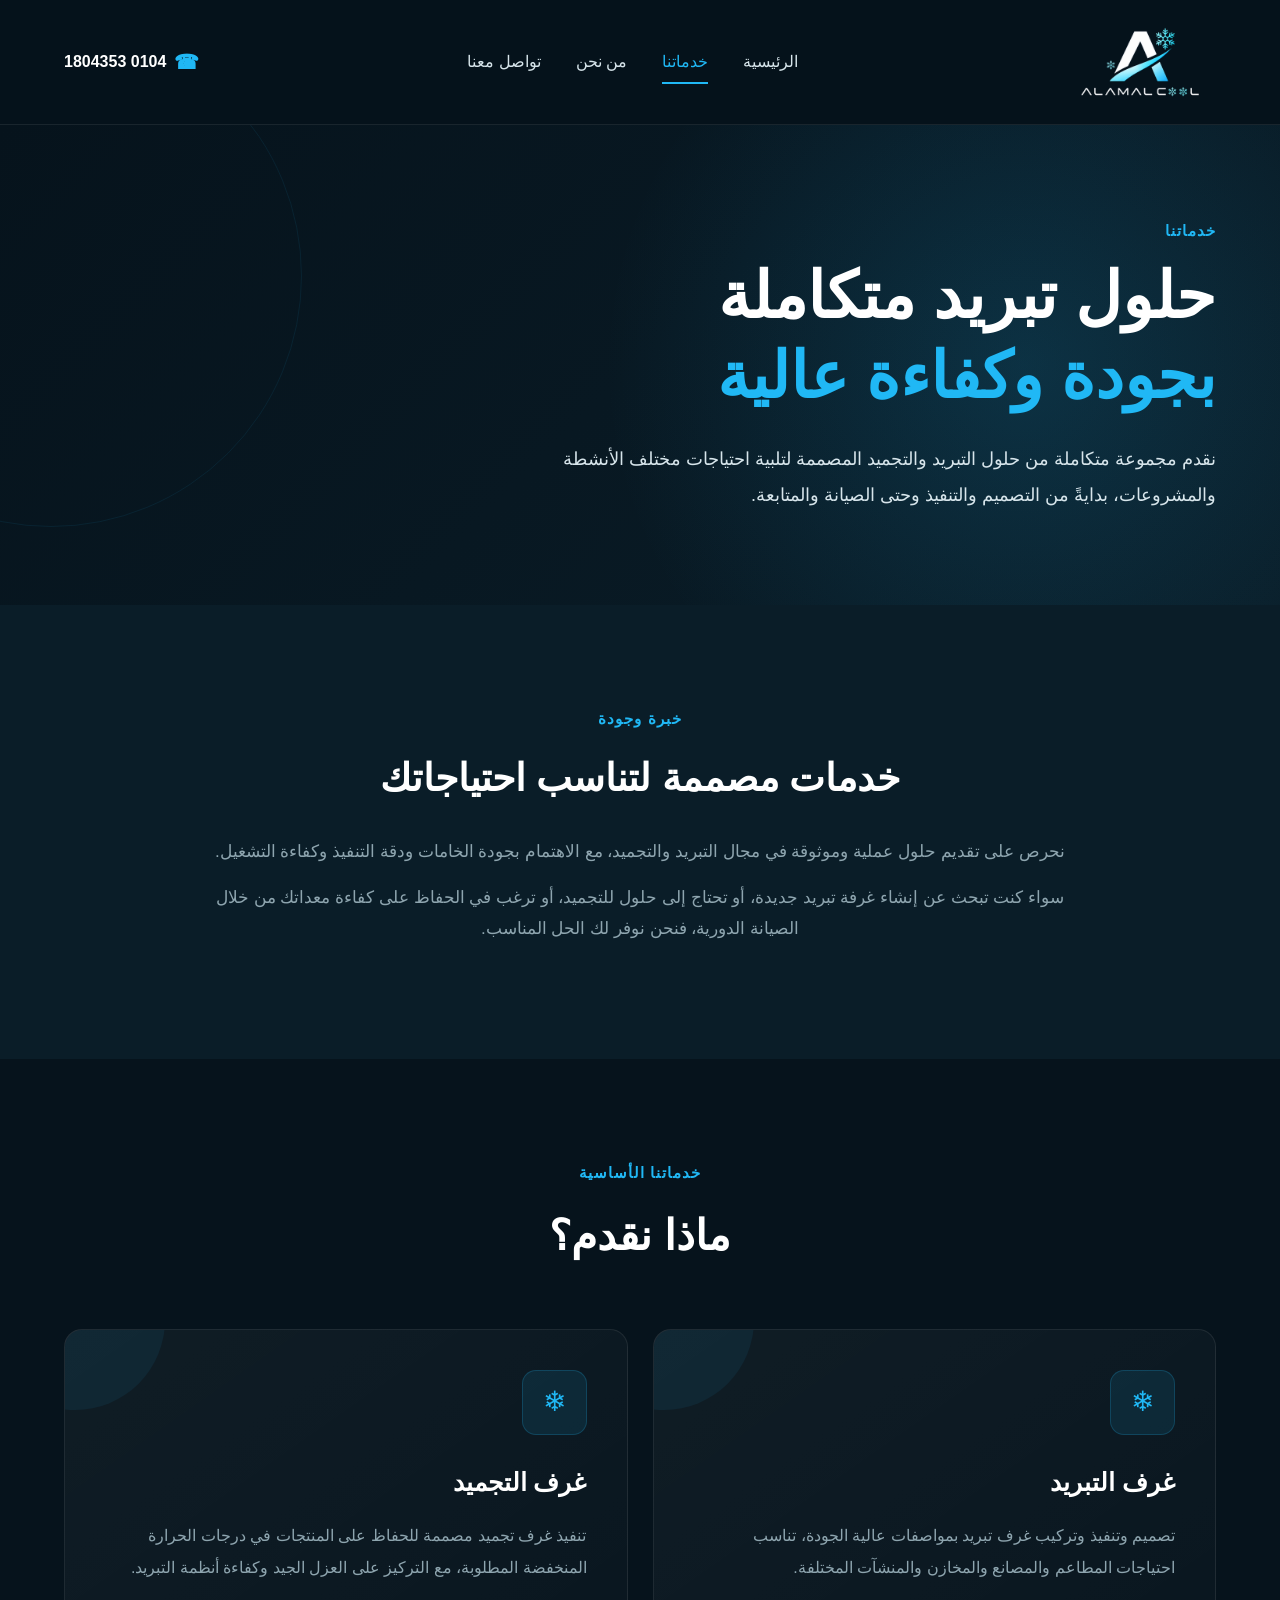
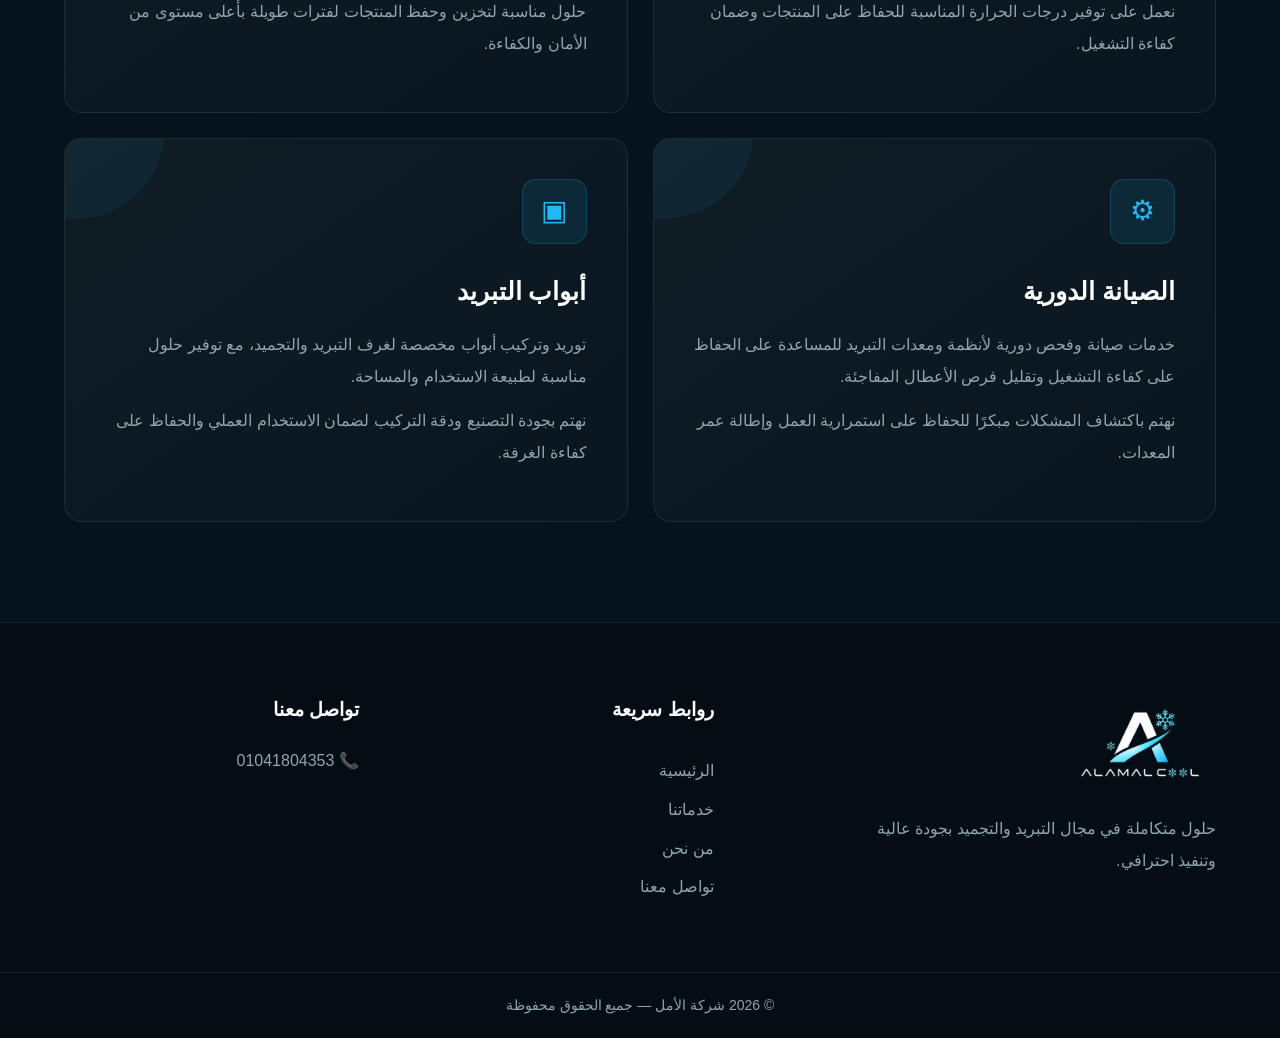
<file: services.html>
<!DOCTYPE html>
<html lang="ar" dir="rtl">

<head>
    <meta charset="UTF-8">
    <meta name="viewport" content="width=device-width, initial-scale=1.0">

    <title>خدماتنا | شركة الأمل لحلول التبريد</title>

    <link rel="stylesheet" href="Css/services.css">
</head>

<body>

    <!-- Navbar -->
    <nav class="navbar">

        <a href="index.html" class="logo">
            <img src="Images/logo.PNG" alt="شركة الأمل لحلول التبريد">
        </a>

        <button class="menu-button" id="menuButton" type="button" aria-label="فتح القائمة">
            ☰
        </button>

        <div class="nav-links" id="navLinks">

            <a href="index.html">
                الرئيسية
            </a>

            <a href="services.html" class="active">
                خدماتنا
            </a>



            <a href="products.html">
                من نحن
            </a>

            <a href="contact.html">
                تواصل معنا
            </a>

        </div>

        <a href="tel:01041804353" class="nav-phone">

            <span>☎</span>

            <span>
                0104 1804353
            </span>

        </a>

    </nav>


    <main>

        <!-- Page Header -->
        <section class="page-header">

            <div class="page-header-content">

                <span class="section-label">
                    خدماتنا
                </span>

                <h1>
                    حلول تبريد متكاملة
                    <br>
                    <span>بجودة وكفاءة عالية</span>
                </h1>

                <p>
                    نقدم مجموعة متكاملة من حلول التبريد والتجميد
                    المصممة لتلبية احتياجات مختلف الأنشطة والمشروعات،
                    بدايةً من التصميم والتنفيذ وحتى الصيانة والمتابعة.
                </p>

            </div>

        </section>


        <!-- Services Intro -->
        <section class="services-intro">

            <div class="intro-content">

                <span class="section-label">
                    خبرة وجودة
                </span>

                <h2>
                    خدمات مصممة لتناسب احتياجاتك
                </h2>

                <p>
                    نحرص على تقديم حلول عملية وموثوقة في مجال
                    التبريد والتجميد، مع الاهتمام بجودة الخامات
                    ودقة التنفيذ وكفاءة التشغيل.
                </p>

                <p>
                    سواء كنت تبحث عن إنشاء غرفة تبريد جديدة،
                    أو تحتاج إلى حلول للتجميد، أو ترغب في الحفاظ
                    على كفاءة معداتك من خلال الصيانة الدورية،
                    فنحن نوفر لك الحل المناسب.
                </p>

            </div>

        </section>


        <!-- Main Services -->
        <section class="services-section">

            <div class="section-title">

                <span class="section-label">
                    خدماتنا الأساسية
                </span>

                <h2>
                    ماذا نقدم؟
                </h2>

            </div>


            <div class="services-grid">


                <!-- Service 1 -->
                <article class="service-card">

                    <div class="service-icon">
                        ❄
                    </div>

                    <div class="service-card-content">

                        <h3>
                            غرف التبريد
                        </h3>

                        <p>
                            تصميم وتنفيذ وتركيب غرف تبريد بمواصفات
                            عالية الجودة، تناسب احتياجات المطاعم
                            والمصانع والمخازن والمنشآت المختلفة.
                        </p>

                        <p>
                            نعمل على توفير درجات الحرارة المناسبة
                            للحفاظ على المنتجات وضمان كفاءة التشغيل.
                        </p>

                    </div>

                </article>


                <!-- Service 2 -->
                <article class="service-card">

                    <div class="service-icon">
                        ❄
                    </div>

                    <div class="service-card-content">

                        <h3>
                            غرف التجميد
                        </h3>

                        <p>
                            تنفيذ غرف تجميد مصممة للحفاظ على المنتجات
                            في درجات الحرارة المنخفضة المطلوبة،
                            مع التركيز على العزل الجيد وكفاءة أنظمة التبريد.
                        </p>

                        <p>
                            حلول مناسبة لتخزين وحفظ المنتجات لفترات طويلة
                            بأعلى مستوى من الأمان والكفاءة.
                        </p>

                    </div>

                </article>


                <!-- Service 3 -->
                <article class="service-card">

                    <div class="service-icon">
                        ⚙
                    </div>

                    <div class="service-card-content">

                        <h3>
                            الصيانة الدورية
                        </h3>

                        <p>
                            خدمات صيانة وفحص دورية لأنظمة ومعدات التبريد
                            للمساعدة على الحفاظ على كفاءة التشغيل وتقليل
                            فرص الأعطال المفاجئة.
                        </p>

                        <p>
                            نهتم باكتشاف المشكلات مبكرًا للحفاظ على
                            استمرارية العمل وإطالة عمر المعدات.
                        </p>

                    </div>

                </article>


                <!-- Service 4 -->
                <article class="service-card">

                    <div class="service-icon">
                        ▣
                    </div>

                    <div class="service-card-content">

                        <h3>
                            أبواب التبريد
                        </h3>

                        <p>
                            توريد وتركيب أبواب مخصصة لغرف التبريد
                            والتجميد، مع توفير حلول مناسبة لطبيعة
                            الاستخدام والمساحة.
                        </p>

                        <p>
                            نهتم بجودة التصنيع ودقة التركيب لضمان
                            الاستخدام العملي والحفاظ على كفاءة الغرفة.
                        </p>

                    </div>

                </article>

            </div>

        </section>




    </main>


    <!-- Footer -->
    <footer class="footer">

        <div class="footer-container">


            <div class="footer-brand">

                <img src="Images/logo.PNG" alt="شركة الأمل لحلول التبريد">

                <p>
                    حلول متكاملة في مجال التبريد والتجميد
                    بجودة عالية وتنفيذ احترافي.
                </p>

            </div>


            <div class="footer-links">

                <h3>
                    روابط سريعة
                </h3>

                <a href="index.html">
                    الرئيسية
                </a>

                <a href="services.html">
                    خدماتنا
                </a>



                <a href="products.html">
                    من نحن
                </a>

                <a href="contact.html">
                    تواصل معنا
                </a>

            </div>


            <div class="footer-contact">

                <h3>
                    تواصل معنا
                </h3>

                <p>
                    📞 01041804353
                </p>



            </div>

        </div>


        <div class="footer-bottom">

            <p>
                © 2026 شركة الأمل — جميع الحقوق محفوظة
            </p>

        </div>

    </footer>

    <script src="Js/services.js"></script>

</body>

</html>
</file>
<file: Css/index.css>
/* =========================
   GLOBAL
========================= */

:root {

    --bg-dark: #06131c;

    --bg-dark-2: #0a1d28;

    --blue: #20b8f5;

    --blue-light: #55d4ff;

    --blue-dark: #087da9;

    --white: #ffffff;

    --text-light: #d7e5eb;

    --text-muted: #8ea5af;

    --border: rgba(255, 255, 255, 0.08);

    --shadow:
        0 20px 60px rgba(0, 0, 0, 0.35);

    --container: 1280px;

}


* {

    margin: 0;

    padding: 0;

    box-sizing: border-box;

}


html {

    scroll-behavior: smooth;

}


body {

    font-family:
        "Cairo",
        "Segoe UI",
        Tahoma,
        Arial,
        sans-serif;

    background:
        radial-gradient(circle at 75% 25%,
            rgba(20, 151, 205, 0.08),
            transparent 30%),
        var(--bg-dark);

    color: var(--white);

    overflow-x: hidden;

}


a {

    text-decoration: none;

    color: inherit;

}


button {

    font-family: inherit;

}


/* =========================
   NAVBAR
========================= */

.navbar {

    width: 100%;

    min-height: 88px;

    padding: 15px 5%;

    display: flex;

    align-items: center;

    justify-content: space-between;

    gap: 30px;

    position: relative;

    top: 0;

    left: 0;

    right: 0;

    z-index: 1000;

    background: transparent;

    background:
        rgba(6, 19, 28, 0.94);

    border-bottom:
        1px solid var(--border);

    backdrop-filter: blur(14px);

}

.navbar.scrolled {
    background: rgba(6, 19, 28, 0.95);
    box-shadow: 0 10px 30px rgba(0, 0, 0, 0.25);
}


/* LOGO */

.logo {

    width: 120px;

    display: flex;

    align-items: center;

    justify-content: center;

}


.logo img {

    width: 700px;

    max-height: 65px;

    height: auto;

    transform: translateY(100px);

    object-fit: contain;

    display: block;



}


/* NAV LINKS */

.nav-links {

    display: flex;

    align-items: center;

    justify-content: center;

    gap: 38px;

    flex: 1;

}


.nav-links a {

    position: relative;

    color: var(--text-light);

    font-size: 15px;

    font-weight: 600;

    padding: 12px 0;

    transition:
        color 0.3s ease;

}


.nav-links a::after {

    content: "";

    position: absolute;

    bottom: 0;

    right: 0;

    width: 0;

    height: 2px;

    background: var(--blue);

    transition:
        width 0.3s ease;

}


.nav-links a:hover,
.nav-links a.active {

    color: var(--blue-light);

}


.nav-links a:hover::after,
.nav-links a.active::after {

    width: 100%;

}


/* PHONE */

.nav-phone {

    display: flex;

    align-items: center;

    gap: 10px;

    color: var(--white);

    font-size: 14px;

    font-weight: 600;

    direction: ltr;

}


.phone-icon {

    width: 38px;

    height: 38px;

    border-radius: 50%;

    display: flex;

    align-items: center;

    justify-content: center;

    color: var(--blue);

    border:
        1px solid rgba(32, 184, 245, 0.35);

    background:
        rgba(32, 184, 245, 0.08);

}


/* MOBILE MENU */

.menu-button {

    display: none;

    width: 42px;

    height: 42px;

    border: 1px solid var(--border);

    border-radius: 10px;

    background:
        rgba(255, 255, 255, 0.04);

    color: var(--white);

    font-size: 22px;

    cursor: pointer;

}


/* =========================
   MAIN
========================= */

main {

    width: 100%;

}


/* =========================
    HERO
 ========================= */

.hero {
    width: 100%;
    height: 610px;
    margin: 0;
    padding: 0;

    display: grid;
    grid-template-columns: 0.95fr 1.05fr;

    align-items: stretch;
    gap: 0;

    direction: ltr;
    overflow: hidden;
}


/* =========================
   HERO IMAGE
========================= */

.hero-image {

    position: absolute;

    inset: 0;

    width: 100%;

    height: 100%;

    z-index: 0;

    overflow: hidden;

    border-radius: 0;

    background: #0b202c;

    box-shadow: none;

}


/* الصورة نفسها */

.hero-image img {

    width: 100%;

    height: 100%;

    display: block;

    object-fit: cover;

    object-position: center;

}


/* =========================
   BLUE AREA OVER IMAGE
========================= */

.hero-image::before {

    content: "";

    position: absolute;

    inset: 0;

    z-index: 1;

    pointer-events: none;

    background:
        linear-gradient(90deg,
            rgba(6, 19, 28, 0.05) 35%,
            rgba(6, 19, 28, 0.18) 55%,
            rgba(6, 19, 28, 0) 75%);

}


/* =========================
   HERO CONTENT
========================= */

.hero-content {
    width: min(600px, 85%);

    margin: auto;

    position: relative;
    z-index: 2;

    direction: rtl;
}


/* العنوان */

.hero-content h1 {

    font-size:
        clamp(38px,
            4.5vw,
            68px);

    line-height: 1.25;

    font-weight: 900;

    color: var(--white);

    margin-bottom: 5px;

}


/* العنوان الأزرق */

.hero-content h2 {

    font-size:
        clamp(28px,
            3.2vw,
            48px);

    line-height: 1.3;

    font-weight: 800;

    color: var(--blue);

    margin-bottom: 25px;

}


/* الوصف */

.hero-description {

    max-width: 600px;

    color: var(--text-light);

    font-size: 16px;

    line-height: 2;

    margin-bottom: 35px;

}


/* =========================
   HERO FEATURES
========================= */

.hero-features {

    display: grid;

    grid-template-columns:
        repeat(4, 1fr);

    gap: 15px;

    max-width: 600px;

    margin-bottom: 35px;

}


.hero-feature {

    min-height: 105px;

    padding: 15px 10px;

    display: flex;

    flex-direction: column;

    align-items: center;

    justify-content: center;

    text-align: center;

    border:
        1px solid rgba(255, 255, 255, 0.10);

    border-radius: 14px;

    background:
        rgba(6, 19, 28, 0.30);

    backdrop-filter: blur(4px);

    transition:
        transform 0.3s ease,
        border-color 0.3s ease,
        background 0.3s ease;

}


.hero-feature:hover {

    transform:
        translateY(-5px);

    border-color:
        rgba(32, 184, 245, 0.35);

    background:
        rgba(6, 19, 28, 0.45);

}


.feature-icon {

    width: 38px;

    height: 38px;

    margin-bottom: 8px;

    display: flex;

    align-items: center;

    justify-content: center;

    border-radius: 10px;

    color: var(--blue);

    font-size: 21px;

    background:
        rgba(32, 184, 245, 0.12);

}


.hero-feature span {

    display: block;

    color: var(--white);

    font-size: 13px;

    line-height: 1.6;

}


/* =========================
   HERO BUTTONS
========================= */

.hero-actions {

    display: flex;

    align-items: center;

    gap: 15px;

    flex-wrap: wrap;

}


.primary-button {

    min-width: 150px;

    padding: 14px 25px;

    display: inline-flex;

    align-items: center;

    justify-content: center;

    border-radius: 9px;

    background:
        linear-gradient(135deg,
            var(--blue),
            var(--blue-dark));

    color: var(--white);

    font-size: 14px;

    font-weight: 700;

    box-shadow:
        0 10px 30px rgba(32, 184, 245, 0.18);

    transition:
        transform 0.3s ease,
        box-shadow 0.3s ease;

}


.primary-button:hover {

    transform:
        translateY(-3px);

    box-shadow:
        0 15px 35px rgba(32, 184, 245, 0.30);

}


.video-button {

    display: inline-flex;

    align-items: center;

    gap: 10px;

    color: var(--white);

    font-size: 14px;

    font-weight: 600;

    padding: 12px 8px;

    transition:
        color 0.3s ease;

}


.video-button:hover {

    color: var(--blue-light);

}


.play-icon {

    width: 40px;

    height: 40px;

    display: flex;

    align-items: center;

    justify-content: center;

    border:
        1px solid rgba(32, 184, 245, 0.4);

    border-radius: 50%;

    color: var(--blue);

    font-size: 12px;

    padding-right: 2px;

    background:
        rgba(6, 19, 28, 0.30);

}


/* =========================
   SERVICES
========================= */

.services {

    width: min(var(--container),
            90%);

    margin:
        0 auto;

    padding:
        20px 0 80px;

    display: grid;

    grid-template-columns:
        repeat(4, 1fr);

    gap: 18px;

}


.service-card {

    min-height: 205px;

    padding: 28px 24px;

    display: flex;

    flex-direction: column;

    justify-content: space-between;

    border:
        1px solid var(--border);

    border-radius: 18px;

    background:
        linear-gradient(145deg,
            #0c202b,
            #071720);

    box-shadow:
        0 15px 40px rgba(0, 0, 0, 0.2);

    transition:
        transform 0.3s ease,
        border-color 0.3s ease;

}


.service-card:hover {

    transform:
        translateY(-7px);

    border-color:
        rgba(32, 184, 245, 0.35);

}


.service-icon {

    width: 48px;

    height: 48px;

    display: flex;

    align-items: center;

    justify-content: center;

    border-radius: 12px;

    color: var(--blue);

    background:
        rgba(32, 184, 245, 0.09);

    border:
        1px solid rgba(32, 184, 245, 0.14);

    font-size: 22px;

    margin-bottom: 18px;

}


.service-content h3 {

    color: var(--white);

    font-size: 18px;

    margin-bottom: 10px;

}


.service-content p {

    color: var(--text-muted);

    font-size: 13px;

    line-height: 1.8;

    margin-bottom: 14px;

}


.service-content a {

    color: var(--blue);

    font-size: 13px;

    font-weight: 700;

}


.service-content a:hover {

    color: var(--blue-light);

}


/* =========================
   EMPTY SECTIONS
========================= */

.about-section,
.why-section,
.video-section,
.projects-section,
.products-section,
.contact-section {

    width: min(var(--container),
            90%);

    margin: 0 auto;

}


.about-section,
.why-section {

    min-height: 300px;

    padding:
        80px 0;

}


.section-placeholder {

    min-height: 220px;

    display: flex;

    align-items: center;

    justify-content: center;

    border:
        1px dashed rgba(32, 184, 245, 0.15);

    border-radius: 22px;

    background:
        rgba(255, 255, 255, 0.015);

}


.section-placeholder h2 {

    color:
        rgba(255, 255, 255, 0.35);

    font-size: 30px;

}


/* =========================
   FOOTER
========================= */

.footer {

    margin-top: 40px;

    background:
        #040d13;

    border-top:
        1px solid var(--border);

}


.footer-container {

    width: min(var(--container),
            90%);

    margin: 0 auto;

    padding:
        60px 0 45px;

    display: grid;

    grid-template-columns:
        1.3fr 1fr 1fr;

    gap: 60px;

}


.footer-brand img {

    width: 120px;

    max-height: 70px;

    object-fit: contain;

    margin-bottom: 15px;

}


.footer-brand p {

    color: var(--text-muted);

    font-size: 14px;

}


.footer-links,
.footer-contact {

    display: flex;

    flex-direction: column;

    align-items: flex-start;

    gap: 12px;

}


.footer-links h3,
.footer-contact h3 {

    color: var(--white);

    font-size: 17px;

    margin-bottom: 8px;

}


.footer-links a {

    color: var(--text-muted);

    font-size: 14px;

    transition:
        color 0.3s ease;

}


.footer-links a:hover {

    color: var(--blue);

}


.footer-contact p {

    color: var(--text-muted);

    font-size: 14px;

}


.footer-bottom {

    padding:
        20px 5%;

    text-align: center;

    border-top:
        1px solid var(--border);

}


.footer-bottom p {

    color: #637984;

    font-size: 12px;

}




*/ .navbar .logo img {
    width: 900px !important;
    max-width: none !important;
    height: 500px !important;
    transform: translateY(8px);
}
</file>
<file: Css/mobile.css>
/* =====================================================
   MOBILE VERSION
   ===================================================== */

@media (max-width: 700px) {

    /* ================= NAVBAR ================= */

    .navbar {
        position: absolute !important;
        top: 0 !important;
        left: 0 !important;
        right: 0 !important;

        width: 100% !important;
        height: 82px !important;

        padding: 10px 22px !important;

        display: flex !important;
        align-items: center !important;
        justify-content: space-between !important;

        background: transparent !important;
        border: none !important;

        z-index: 1000 !important;
    }


    /* اللوجو ناحية الشمال */

    .navbar .logo {
        order: 1 !important;
        margin: 0 !important;
        padding: 0 !important;
    }

    .navbar .logo img {
        width: 105px !important;
        height: auto !important;

        max-width: none !important;
        max-height: none !important;

        transform: none !important;
    }


    /* زرار الـ 3 شرط ناحية اليمين */

    .menu-button {
        order: 3 !important;

        display: flex !important;

        width: 46px !important;
        height: 46px !important;

        align-items: center !important;
        justify-content: center !important;

        padding: 0 !important;

        font-size: 29px !important;

        background: rgba(7, 35, 52, 0.55) !important;

        border: 1px solid rgba(0, 200, 255, 0.12) !important;

        border-radius: 10px !important;

        color: #fff !important;
    }


    /* إخفاء روابط الديسكتوب */

    .nav-links,
    .nav-phone {
        display: none !important;
    }

    .nav-links.show {
        display: flex !important;
        position: absolute;
        top: 75px;
        right: 20px;
        flex-direction: column;
        width: 200px;
        padding: 15px;
        gap: 15px;
        background: #111827;
        border-radius: 12px;
        z-index: 9999;
    }



    /* ================= HERO ================= */

    .hero {

        position: relative !important;

        width: 100% !important;
        height: 650px !important;

        margin: 0 !important;
        padding: 0 !important;

        display: block !important;

        overflow: hidden !important;

        background: #06131d !important;
    }


    /* ================= HERO IMAGE ================= */

    /* ================= HERO IMAGE ================= */
    /* ================= HERO IMAGE ================= */

    .hero-image {
        position: absolute !important;
        inset: 0 !important;

        width: 100% !important;
        height: 100% !important;

        margin: 0 !important;
        border-radius: 0 !important;

        overflow: hidden !important;

        z-index: 1 !important;

        background: #06131d !important;
    }

    .hero-image img {
        width: 100% !important;
        height: 100% !important;

        display: block !important;

        object-fit: cover !important;

        /* نجيب الجزء المناسب من الصورة */
        object-position: 72% center !important;
    }


    /* طبقة خفيفة جدًا عشان الكلام يفضل واضح */

    .hero-image::before {
        content: "";

        position: absolute;
        inset: 0;

        z-index: 2;

        background:
            linear-gradient(90deg,
                rgba(2, 13, 22, 0.90) 0%,
                rgba(2, 13, 22, 0.65) 28%,
                rgba(2, 13, 22, 0.20) 55%,
                rgba(2, 13, 22, 0) 75%);
    }

    .hero-image::after {
        display: none !important;
    }



    /* ================= HERO CONTENT ================= */

    .hero-content {

        position: absolute !important;

        z-index: 5 !important;

        top: 185px !important;

        left: 5% !important;
        right: auto !important;

        width: 57% !important;

        margin: 0 !important;
        padding: 0 !important;

        direction: rtl !important;

        text-align: center !important;
    }


    /* ================= TITLE ================= */

    .hero-content h1 {

        margin: 0 0 8px !important;

        font-size: 31px !important;

        line-height: 1.25 !important;

        font-weight: 800 !important;

        color: #fff !important;

        white-space: normal !important;
    }


    /* ================= SUBTITLE ================= */

    .hero-content h2 {

        margin: 0 0 18px !important;

        font-size: 23px !important;

        line-height: 1.4 !important;

        font-weight: 700 !important;

        color: #19c9ff !important;
    }


    /* ================= DESCRIPTION ================= */

    .hero-description {

        margin: 0 auto 22px !important;

        width: 100% !important;

        font-size: 16px !important;

        line-height: 1.9 !important;

        font-weight: 600 !important;

        color: #fff !important;
    }



    /* ================= FEATURES ================= */

    .hero-features {

        width: 100% !important;

        margin: 0 auto !important;
        padding: 0 !important;

        display: grid !important;

        grid-template-columns: repeat(2, minmax(0, 1fr)) !important;

        gap: 10px !important;

        direction: rtl !important;
    }


    .hero-feature {

        min-height: 92px !important;

        padding: 11px 7px !important;

        display: flex !important;

        flex-direction: column !important;

        align-items: center !important;

        justify-content: center !important;

        gap: 2px !important;

        text-align: center !important;

        background: rgba(8, 35, 51, 0.88) !important;

        border: 1px solid rgba(35, 190, 240, 0.25) !important;

        border-radius: 12px !important;

        box-sizing: border-box !important;
    }


    .feature-icon {

        width: 38px !important;
        height: 38px !important;

        display: flex !important;

        align-items: center !important;
        justify-content: center !important;

        margin-bottom: 4px !important;

        border-radius: 10px !important;

        background: rgba(0, 174, 239, 0.20) !important;

        color: #20d1ff !important;

        font-size: 19px !important;
    }


    .hero-feature span {

        display: block !important;

        font-size: 15px !important;

        line-height: 1.35 !important;

        font-weight: 700 !important;

        color: #fff !important;
    }



    /* ================= BUTTONS ================= */

    .hero-actions {

        margin-top: 18px !important;

        display: flex !important;

        justify-content: center !important;

        gap: 9px !important;

        flex-wrap: wrap !important;
    }


    .hero-actions a {

        font-size: 14px !important;

        padding: 11px 17px !important;

        border-radius: 9px !important;
    }



    /* =====================================================
       SECTIONS UNDER HERO
       ===================================================== */

    .services {

        width: 92% !important;

        margin: 35px auto 0 !important;

        padding: 0 !important;

        display: grid !important;

        grid-template-columns: repeat(2, minmax(0, 1fr)) !important;

        gap: 12px !important;
    }


    .service-card {

        min-height: 230px !important;

        padding: 18px 13px !important;

        box-sizing: border-box !important;

        border-radius: 14px !important;

        display: flex !important;

        flex-direction: column !important;

        align-items: center !important;

        text-align: center !important;
    }


    .service-icon {

        width: 46px !important;
        height: 46px !important;

        margin-bottom: 10px !important;

        display: flex !important;

        align-items: center !important;
        justify-content: center !important;

        font-size: 21px !important;
    }


    .service-content h3 {

        font-size: 18px !important;

        line-height: 1.4 !important;

        margin: 0 0 8px !important;
    }


    .service-content p {

        font-size: 13px !important;

        line-height: 1.75 !important;

        margin: 0 0 10px !important;
    }


    .service-content a {

        font-size: 14px !important;
    }



    /* ================= ABOUT ================= */

    .about-section {

        width: 92% !important;

        margin: 45px auto 0 !important;

        padding: 28px 20px !important;

        box-sizing: border-box !important;

        border-radius: 15px !important;
    }


    .about-content {

        width: 100% !important;

        margin: 0 !important;

        text-align: right !important;
    }


    .section-label {

        font-size: 14px !important;
    }


    .about-content h2,
    .why-content h2 {

        font-size: 24px !important;

        line-height: 1.5 !important;

        margin: 8px 0 14px !important;
    }


    .about-content p,
    .why-content>p {

        font-size: 15px !important;

        line-height: 1.9 !important;

        margin-bottom: 13px !important;
    }



    /* ================= WHY US ================= */

    .why-section {

        width: 92% !important;

        margin: 35px auto 0 !important;

        padding: 28px 15px !important;

        box-sizing: border-box !important;

        border-radius: 15px !important;
    }


    .why-content {

        width: 100% !important;

        margin: 0 !important;

        text-align: right !important;
    }


    .why-grid {

        display: grid !important;

        grid-template-columns: repeat(2, minmax(0, 1fr)) !important;

        gap: 12px !important;

        margin-top: 20px !important;
    }


    .why-card {

        min-height: 190px !important;

        padding: 17px 12px !important;

        box-sizing: border-box !important;

        border-radius: 13px !important;

        text-align: center !important;
    }


    .why-icon {

        width: 42px !important;
        height: 42px !important;

        margin: 0 auto 9px !important;

        display: flex !important;

        align-items: center !important;
        justify-content: center !important;
    }


    .why-card h3 {

        font-size: 16px !important;

        line-height: 1.4 !important;

        margin: 0 0 7px !important;
    }


    .why-card p {

        font-size: 13px !important;

        line-height: 1.7 !important;

        margin: 0 !important;
    }



    /* ================= FOOTER ================= */

    .footer {

        margin-top: 45px !important;
    }


    .footer-container {

        width: 92% !important;

        display: grid !important;

        grid-template-columns: 1fr !important;

        gap: 28px !important;

        text-align: center !important;
    }


    .footer-brand img {

        width: 110px !important;

        height: auto !important;
    }


    .footer-brand p,
    .footer-contact a,
    .footer-links a {

        font-size: 14px !important;

        line-height: 1.8 !important;
    }


    .footer-links,
    .footer-contact {

        display: flex !important;

        flex-direction: column !important;

        align-items: center !important;

        gap: 7px !important;
    }


    .footer h3 {

        font-size: 18px !important;

        margin-bottom: 7px !important;
    }


    .footer-bottom {

        margin-top: 25px !important;

        padding: 15px 10px !important;
    }


    .footer-bottom p {

        font-size: 12px !important;
    }

}



/* =====================================================
   VERY SMALL PHONES
   ===================================================== */

@media (max-width: 390px) {

    .hero {
        height: 730px !important;
    }


    .navbar {
        padding-left: 17px !important;
        padding-right: 17px !important;
    }


    .navbar .logo img {
        width: 95px !important;
    }


    .menu-button {
        width: 42px !important;
        height: 42px !important;

        font-size: 26px !important;
    }


    .hero-content {

        top: 175px !important;

        left: 4% !important;

        width: 60% !important;
    }


    .hero-content h1 {
        font-size: 27px !important;
    }


    .hero-content h2 {
        font-size: 21px !important;
    }


    .hero-description {
        font-size: 14px !important;
        line-height: 1.8 !important;
    }


    .hero-feature {
        min-height: 86px !important;
    }


    .hero-feature span {
        font-size: 14px !important;
    }


    .feature-icon {
        width: 34px !important;
        height: 34px !important;

        font-size: 17px !important;
    }


    .services,
    .why-grid {
        gap: 9px !important;
    }


    .service-card {
        min-height: 215px !important;
        padding: 15px 9px !important;
    }


    .service-content h3 {
        font-size: 16px !important;
    }


    .service-content p {
        font-size: 12px !important;
    }


    .why-card {
        min-height: 180px !important;
        padding: 14px 9px !important;
    }


    .why-card h3 {
        font-size: 15px !important;
    }


    .why-card p {
        font-size: 12px !important;
    }

}
</file>
<file: Css/contact.css>
/* =========================================================
   CONTACT PAGE CSS
   شركة الأمل لحلول التبريد
========================================================= */

:root {
    --bg-main: #06131b;
    --bg-secondary: #081a24;
    --bg-card: #0b202c;

    --blue: #20b8f5;
    --blue-dark: #087fae;

    --text-main: #ffffff;
    --text-secondary: #a8bac5;
    --text-muted: #718793;

    --border: rgba(255, 255, 255, 0.08);
    --shadow: 0 15px 40px rgba(0, 0, 0, 0.30);

    --container: 1200px;
}

/* =========================================================
   RESET
========================================================= */

* {
    margin: 0;
    padding: 0;
    box-sizing: border-box;
}

html {
    scroll-behavior: smooth;
}

body {
    background: var(--bg-main);
    color: var(--text-main);
    font-family: "Cairo", "Segoe UI", Tahoma, sans-serif;
    direction: rtl;
    min-height: 100vh;
}

a {
    color: inherit;
    text-decoration: none;
}

button {
    font: inherit;
}

/* =========================================================
   NAVBAR
========================================================= */

.navbar {
    width: 100%;
    min-height: 85px;
    padding: 10px 5%;
    display: flex;
    align-items: center;
    justify-content: space-between;
    gap: 30px;

    background: rgba(6, 19, 27, 0.96);
    border-bottom: 1px solid var(--border);

    position: relative;
    z-index: 1000;
}

.logo {
    display: flex;
    align-items: center;
    flex-shrink: 0;
}

.logo img {
    width: 150px;
    max-width: 150px;
    height: auto;
    display: block;
}

.nav-links {
    display: flex;
    align-items: center;
    justify-content: center;
    gap: 32px;
}

.nav-links a {
    color: var(--text-secondary);
    font-size: 15px;
    font-weight: 600;
    padding: 10px 0;
    position: relative;
    transition: 0.3s ease;
}

.nav-links a:hover,
.nav-links a.active {
    color: var(--blue);
}

.nav-links a::after {
    content: "";
    position: absolute;
    right: 0;
    bottom: 2px;
    width: 0;
    height: 2px;
    background: var(--blue);
    transition: 0.3s ease;
}

.nav-links a:hover::after,
.nav-links a.active::after {
    width: 100%;
}

.nav-phone {
    display: flex;
    align-items: center;
    gap: 8px;
    color: var(--blue);
    font-size: 14px;
    font-weight: 700;
    white-space: nowrap;
}

.nav-phone span:first-child {
    font-size: 18px;
}

.menu-button {
    display: none;
    width: 42px;
    height: 42px;
    border: 1px solid var(--border);
    border-radius: 10px;
    background: var(--bg-card);
    color: var(--text-main);
    cursor: pointer;
}

/* =========================================================
   PAGE HEADER
========================================================= */

.page-header {
    width: 100%;
    min-height: 390px;
    display: flex;
    align-items: center;
    justify-content: center;

    padding: 80px 5%;

    background:
        radial-gradient(circle at 15% 50%,
            rgba(32, 184, 245, 0.12),
            transparent 35%),
        linear-gradient(135deg,
            #071923,
            #06131b);

    border-bottom: 1px solid var(--border);
}

.page-header-content {
    width: min(var(--container), 100%);
    text-align: center;
}

.section-label {
    display: inline-block;
    color: var(--blue);
    font-size: 14px;
    font-weight: 700;
    margin-bottom: 12px;
}

.page-header h1 {
    font-size: clamp(38px, 5vw, 65px);
    line-height: 1.2;
    margin-bottom: 22px;
}

.page-header h1 span {
    color: var(--blue);
}

.page-header p {
    max-width: 700px;
    margin: auto;
    color: var(--text-secondary);
    font-size: 16px;
    line-height: 2;
}

/* =========================================================
   CONTACT SECTION
========================================================= */

.contact-section {
    width: min(var(--container), 90%);
    margin: auto;
    padding: 90px 0;
}

.section-title {
    text-align: center;
    margin-bottom: 50px;
}

.section-title h2 {
    font-size: 38px;
    margin-bottom: 12px;
}

.section-title p {
    color: var(--text-secondary);
    font-size: 15px;
}

/* =========================================================
   CONTACT CARDS
========================================================= */

.contact-grid {
    display: grid;
    grid-template-columns: repeat(2, 1fr);
    gap: 22px;
}

.contact-card {
    min-height: 150px;
    padding: 25px;

    display: flex;
    align-items: center;
    gap: 20px;

    background: var(--bg-card);
    border: 1px solid var(--border);
    border-radius: 18px;

    box-shadow: var(--shadow);

    transition:
        transform 0.3s ease,
        border-color 0.3s ease,
        background 0.3s ease;
}

.contact-card:hover {
    transform: translateY(-6px);
    border-color: rgba(32, 184, 245, 0.45);
    background: #0d2532;
}

.contact-icon {
    width: 62px;
    height: 62px;
    flex-shrink: 0;

    display: flex;
    align-items: center;
    justify-content: center;

    border-radius: 16px;

    background: rgba(32, 184, 245, 0.10);
    border: 1px solid rgba(32, 184, 245, 0.18);

    color: var(--blue);
    font-size: 24px;
    font-weight: 800;
}

.contact-content {
    min-width: 0;
}

.contact-content span {
    display: block;
    color: var(--blue);
    font-size: 13px;
    margin-bottom: 5px;
}

.contact-content h3 {
    font-size: 20px;
    margin-bottom: 5px;
    word-break: break-word;
}

.contact-content p {
    color: var(--text-muted);
    font-size: 13px;
}

/* =========================================================
   CTA
========================================================= */

.contact-cta {
    width: min(var(--container), 90%);
    margin: 0 auto 90px;

    padding: 65px 30px;

    text-align: center;

    border: 1px solid rgba(32, 184, 245, 0.18);
    border-radius: 25px;

    background:
        radial-gradient(circle at center,
            rgba(32, 184, 245, 0.10),
            transparent 60%),
        var(--bg-secondary);

    box-shadow: var(--shadow);
}

.cta-content {
    max-width: 750px;
    margin: auto;
}

.cta-content h2 {
    font-size: 36px;
    margin-bottom: 15px;
}

.cta-content p {
    color: var(--text-secondary);
    line-height: 2;
    margin-bottom: 30px;
}

.cta-buttons {
    display: flex;
    justify-content: center;
    align-items: center;
    gap: 15px;
    flex-wrap: wrap;
}

.cta-button,
.cta-secondary {
    min-width: 170px;
    padding: 13px 24px;

    border-radius: 10px;

    font-size: 14px;
    font-weight: 700;

    transition: 0.3s ease;
}

.cta-button {
    background: var(--blue);
    color: #031018;
}

.cta-button:hover {
    background: #54caf8;
    transform: translateY(-2px);
}

.cta-secondary {
    background: transparent;
    color: var(--blue);
    border: 1px solid rgba(32, 184, 245, 0.35);
}

.cta-secondary:hover {
    background: rgba(32, 184, 245, 0.08);
    transform: translateY(-2px);
}

/* =========================================================
   FOOTER
========================================================= */

.footer {
    background: #041018;
    border-top: 1px solid var(--border);
    padding-top: 60px;
}

.footer-container {
    width: min(var(--container), 90%);
    margin: auto;

    display: grid;
    grid-template-columns: 1.2fr 1fr 1fr;
    gap: 50px;

    padding-bottom: 50px;
}

.footer-brand img {
    width: 150px;
    height: auto;
    margin-bottom: 18px;
}

.footer-brand p {
    max-width: 300px;
    color: var(--text-secondary);
    line-height: 1.9;
    font-size: 14px;
}

.footer-links,
.footer-contact {
    display: flex;
    flex-direction: column;
    align-items: flex-start;
    gap: 10px;
}

.footer h3 {
    color: var(--text-main);
    font-size: 17px;
    margin-bottom: 8px;
}

.footer-links a,
.footer-contact a {
    color: var(--text-muted);
    font-size: 14px;
    transition: 0.3s ease;
}

.footer-links a:hover,
.footer-contact a:hover {
    color: var(--blue);
}

.footer-bottom {
    border-top: 1px solid var(--border);
    text-align: center;
    padding: 20px 5%;
}

.footer-bottom p {
    color: var(--text-muted);
    font-size: 13px;
}

/* =========================================================
   RESPONSIVE - 1050px
========================================================= */

@media (max-width: 1050px) {

    .navbar {
        gap: 18px;
    }

    .nav-links {
        gap: 20px;
    }

    .nav-phone {
        display: none;
    }

    .contact-grid {
        gap: 18px;
    }

    .footer-container {
        gap: 30px;
    }
}

/* =========================================================
   RESPONSIVE - 800px
========================================================= */

@media (max-width: 800px) {

    .navbar {
        min-height: 75px;
        padding: 10px 5%;
    }

    .logo img {
        width: 105px;
        max-width: none;
    }

    .menu-button {
        display: flex;
        align-items: center;
        justify-content: center;
    }

    .nav-links {
        position: absolute;
        top: 100%;
        right: 5%;
        left: 5%;

        padding: 15px;

        display: none;
        flex-direction: column;
        align-items: stretch;

        gap: 4px;

        border: 1px solid var(--border);
        border-radius: 14px;

        background: #081a24;
        box-shadow: var(--shadow);
    }

    .nav-links.show {
        display: flex;
    }

    .nav-links a {
        padding: 13px 15px;
        border-radius: 8px;
    }

    .nav-links a:hover {
        background: rgba(32, 184, 245, 0.06);
    }

    .nav-links a::after {
        display: none;
    }

    .page-header {
        min-height: 330px;
        padding: 65px 5%;
    }

    .page-header h1 {
        font-size: 45px;
    }

    .page-header p {
        font-size: 14px;
    }

    .contact-section {
        width: 90%;
        padding: 65px 0;
    }

    .section-title {
        margin-bottom: 35px;
    }

    .section-title h2 {
        font-size: 32px;
    }

    .contact-grid {
        grid-template-columns: 1fr;
    }

    .contact-card {
        min-height: 135px;
    }

    .contact-cta {
        width: 90%;
        margin-bottom: 65px;
        padding: 50px 25px;
    }

    .cta-content h2 {
        font-size: 30px;
    }

    .footer-container {
        grid-template-columns: 1fr 1fr;
        gap: 40px;
    }

    .footer-brand {
        grid-column: 1 / -1;
    }
}

/* =========================================================
   RESPONSIVE - 520px
========================================================= */

@media (max-width: 520px) {

    .navbar {
        min-height: 70px;
        padding: 8px 4%;
    }

    .logo img {
        width: 100px;
    }

    .page-header {
        min-height: 300px;
        padding: 55px 5%;
    }

    .page-header h1 {
        font-size: 34px;
    }

    .page-header p {
        font-size: 13px;
        line-height: 1.9;
    }

    .contact-section {
        width: 92%;
        padding: 50px 0;
    }

    .section-title {
        margin-bottom: 30px;
    }

    .section-title h2 {
        font-size: 28px;
    }

    .section-title p {
        font-size: 13px;
        line-height: 1.8;
    }

    .contact-grid {
        grid-template-columns: 1fr;
        gap: 12px;
    }

    .contact-card {
        min-height: 120px;
        padding: 18px;
        gap: 14px;
        border-radius: 15px;
    }

    .contact-icon {
        width: 52px;
        height: 52px;
        border-radius: 13px;
        font-size: 20px;
    }

    .contact-content span {
        font-size: 11px;
    }

    .contact-content h3 {
        font-size: 16px;
    }

    .contact-content p {
        font-size: 11px;
    }

    .contact-cta {
        width: 92%;
        padding: 40px 18px;
        margin-bottom: 50px;
        border-radius: 18px;
    }

    .cta-content h2 {
        font-size: 26px;
    }

    .cta-content p {
        font-size: 13px;
        line-height: 1.9;
    }

    .cta-buttons {
        flex-direction: column;
        width: 100%;
    }

    .cta-button,
    .cta-secondary {
        width: 100%;
    }

    .footer-container {
        width: 92%;
        grid-template-columns: 1fr;
        gap: 35px;
    }

    .footer-brand {
        grid-column: auto;
        text-align: center;
    }

    .footer-brand img {
        width: 125px;
    }

    .footer-brand p {
        margin: auto;
        font-size: 13px;
    }

    .footer-links,
    .footer-contact {
        align-items: center;
        text-align: center;
    }
}
</file>
<file: Css/products.css>
/* =========================================================
   PRODUCTS PAGE → ABOUT US PAGE
   شركة الأمل لحلول التبريد
========================================================= */


/* =========================
   ROOT
========================= */

:root {

    --bg-main: #06131b;
    --bg-secondary: #081a24;
    --bg-card: #0b202c;

    --blue: #20b8f5;
    --blue-dark: #087fae;

    --text-main: #ffffff;
    --text-secondary: #a8bac5;
    --text-muted: #718793;

    --border: rgba(255, 255, 255, 0.08);

    --shadow:
        0 15px 40px rgba(0, 0, 0, 0.30);

    --container: 1200px;

}


/* =========================
   RESET
========================= */

* {
    margin: 0;
    padding: 0;
    box-sizing: border-box;
}


html {
    scroll-behavior: smooth;
}


body {

    font-family:
        "Cairo",
        "Segoe UI",
        Tahoma,
        Arial,
        sans-serif;

    background: var(--bg-main);

    color: var(--text-main);

    line-height: 1.7;

}


/* =========================
   GENERAL
========================= */

a {
    text-decoration: none;
    color: inherit;
}


img {
    max-width: 100%;
}


main {
    overflow: hidden;
}


/* =========================================================
   NAVBAR
========================================================= */

.navbar {

    width: 100%;

    min-height: 88px;

    padding: 12px 5%;

    display: flex;

    align-items: center;

    justify-content: space-between;

    gap: 30px;

    background: var(--bg-secondary);

    border-bottom: 1px solid var(--border);

    position: relative;

    z-index: 1000;

}


/* =========================
   LOGO
========================= */

.logo {

    display: flex;

    align-items: center;

    flex-shrink: 0;

}


.logo img {

    width: 145px;

    height: auto;

    display: block;

}


/* =========================
   NAV LINKS
========================= */

.nav-links {

    display: flex;

    align-items: center;

    justify-content: center;

    gap: 32px;

}


.nav-links a {

    color: var(--text-secondary);

    font-size: 15px;

    font-weight: 600;

    position: relative;

    padding: 8px 0;

    transition: 0.3s;

}


.nav-links a:hover {

    color: var(--blue);

}


.nav-links a.active {

    color: var(--blue);

}


.nav-links a::after {

    content: "";

    position: absolute;

    right: 0;

    bottom: 0;

    width: 0;

    height: 2px;

    background: var(--blue);

    transition: 0.3s;

}


.nav-links a:hover::after,
.nav-links a.active::after {

    width: 100%;

}


/* =========================
   PHONE
========================= */

.nav-phone {

    display: flex;

    align-items: center;

    gap: 8px;

    color: var(--blue);

    font-size: 14px;

    font-weight: 700;

    direction: ltr;

    white-space: nowrap;

}


/* =========================
   MENU BUTTON
========================= */

.menu-button {

    display: none;

    border: 1px solid var(--border);

    background: var(--bg-card);

    color: white;

    width: 42px;

    height: 42px;

    border-radius: 10px;

    cursor: pointer;

    font-size: 22px;

}


/* =========================================================
   PAGE HEADER
========================================================= */

.page-header {

    min-height: 470px;

    width: min(var(--container), 90%);

    margin: 0 auto;

    display: flex;

    align-items: center;

    justify-content: center;

    text-align: center;

    position: relative;

}


.page-header::before {

    content: "";

    position: absolute;

    width: 450px;

    height: 450px;

    background: rgba(32, 184, 245, 0.08);

    filter: blur(100px);

    border-radius: 50%;

    top: 50%;

    left: 50%;

    transform: translate(-50%, -50%);

    pointer-events: none;

}


.page-header-content {

    max-width: 850px;

    position: relative;

    z-index: 2;

}


.section-label {

    display: inline-block;

    color: var(--blue);

    font-size: 14px;

    font-weight: 700;

    margin-bottom: 12px;

}


.page-header h1 {

    font-size: clamp(38px, 5vw, 65px);

    line-height: 1.25;

    margin-bottom: 25px;

    font-weight: 800;

}


.page-header h1 span {

    color: var(--blue);

}


.page-header p {

    max-width: 720px;

    margin: 0 auto;

    color: var(--text-secondary);

    font-size: 17px;

    line-height: 2;

}


/* =========================================================
   ABOUT SECTION
========================================================= */

.products-intro {

    width: min(var(--container), 90%);

    margin: 0 auto;

    padding: 80px 0;

}


.intro-content {

    max-width: 900px;

    margin: 0 auto;

    text-align: center;

}


.intro-content h2 {

    font-size: 38px;

    line-height: 1.4;

    margin-bottom: 25px;

}


.intro-content p {

    color: var(--text-secondary);

    font-size: 16px;

    line-height: 2.1;

    margin-bottom: 18px;

}


/* =========================================================
   SERVICES / WHAT WE PROVIDE
========================================================= */

.products-section {

    width: min(var(--container), 90%);

    margin: 0 auto;

    padding: 70px 0 100px;

}


.section-title {

    text-align: center;

    margin-bottom: 45px;

}


.section-title h2 {

    font-size: 38px;

    margin-bottom: 12px;

}


.section-title p {

    color: var(--text-secondary);

    font-size: 15px;

}


/* =========================
   SERVICES GRID
========================= */

.products-grid {

    display: grid;

    grid-template-columns: repeat(4, 1fr);

    gap: 20px;

}


/* =========================
   SERVICE CARD
========================= */

.product-card {

    background: var(--bg-card);

    border: 1px solid var(--border);

    border-radius: 18px;

    overflow: hidden;

    transition:
        transform 0.3s ease,
        border-color 0.3s ease,
        box-shadow 0.3s ease;

}


.product-card:hover {

    transform: translateY(-7px);

    border-color: rgba(32, 184, 245, 0.35);

    box-shadow: var(--shadow);

}


/* =========================================================
   VIDEO CARDS
========================================================= */

.video-card {

    display: flex;

    flex-direction: column;

}


/* =========================
   VIDEO CONTAINER
========================= */

.video-container {

    width: 100%;

    aspect-ratio: 16 / 9;

    background:

        linear-gradient(135deg,
            #0b202c,
            #06131b);

    position: relative;

    overflow: hidden;

}


/* =========================
   VIDEO
========================= */

.video-container video {

    width: 100%;

    height: 100%;

    display: block;

    object-fit: cover;

}


/* =========================
   VIDEO PLACEHOLDER
========================= */

.video-placeholder {

    position: absolute;

    inset: 0;

    display: flex;

    align-items: center;

    justify-content: center;

    flex-direction: column;

    gap: 10px;

    color: var(--text-muted);

    font-size: 14px;

    background:

        radial-gradient(circle at center,
            rgba(32, 184, 245, 0.08),
            transparent 55%);

}


/* أيقونة الفيديو */

.video-placeholder::before {

    content: "▶";

    width: 58px;

    height: 58px;

    border-radius: 50%;

    display: flex;

    align-items: center;

    justify-content: center;

    border: 1px solid rgba(32, 184, 245, 0.35);

    color: var(--blue);

    font-size: 19px;

    padding-right: 2px;

}


/* =========================
   VIDEO CONTENT
========================= */

.video-card .product-content {

    padding: 20px;

}


.video-card .product-content h3 {

    font-size: 18px;

    line-height: 1.5;

}


/* =========================================================
   NORMAL CONTENT CARDS
========================================================= */

.product-content {

    padding: 25px;

}


.product-content h3 {

    font-size: 21px;

    margin-bottom: 10px;

}


.product-content p {

    color: var(--text-secondary);

    font-size: 14px;

    line-height: 1.9;

}


/* =========================================================
   CTA
========================================================= */

.products-cta {

    width: min(var(--container), 90%);

    margin: 0 auto 100px;

    padding: 70px 30px;

    border-radius: 25px;

    text-align: center;

    position: relative;

    overflow: hidden;

    background:

        linear-gradient(135deg,
            #0b2736,
            #081a24);

    border: 1px solid var(--border);

}


.products-cta::before {

    content: "";

    position: absolute;

    width: 300px;

    height: 300px;

    background: rgba(32, 184, 245, 0.10);

    border-radius: 50%;

    filter: blur(80px);

    top: -150px;

    right: -100px;

}


.cta-content {

    position: relative;

    z-index: 2;

}


.cta-content h2 {

    font-size: 32px;

    margin-bottom: 15px;

}


.cta-content p {

    max-width: 650px;

    margin: 0 auto 25px;

    color: var(--text-secondary);

    font-size: 15px;

    line-height: 2;

}


/* =========================
   CTA BUTTON
========================= */

.cta-button {

    display: inline-flex;

    align-items: center;

    justify-content: center;

    min-width: 150px;

    padding: 13px 25px;

    border-radius: 10px;

    background: var(--blue);

    color: #041018;

    font-size: 14px;

    font-weight: 800;

    transition: 0.3s;

}


.cta-button:hover {

    background: #ffffff;

    transform: translateY(-3px);

}


/* =========================================================
   FOOTER
========================================================= */

.footer {

    background: #041019;

    border-top: 1px solid var(--border);

    padding-top: 65px;

}


.footer-container {

    width: min(var(--container), 90%);

    margin: 0 auto;

    display: grid;

    grid-template-columns: 1.4fr 1fr 1fr;

    gap: 60px;

    padding-bottom: 50px;

}


/* =========================
   FOOTER BRAND
========================= */

.footer-brand {

    display: flex;

    flex-direction: column;

    align-items: flex-start;

}


.footer-brand img {

    width: 150px;

    margin-bottom: 18px;

}


.footer-brand p {

    max-width: 350px;

    color: var(--text-secondary);

    font-size: 14px;

    line-height: 2;

}


/* =========================
   FOOTER TITLES
========================= */

.footer-links,
.footer-contact {

    display: flex;

    flex-direction: column;

    align-items: flex-start;

}


.footer-links h3,
.footer-contact h3 {

    font-size: 18px;

    margin-bottom: 20px;

    color: white;

}


/* =========================
   FOOTER LINKS
========================= */

.footer-links a {

    color: var(--text-secondary);

    font-size: 14px;

    margin-bottom: 10px;

    transition: 0.3s;

}


.footer-links a:hover {

    color: var(--blue);

    transform: translateX(-3px);

}


/* =========================
   FOOTER CONTACT
========================= */

.footer-contact p {

    color: var(--text-secondary);

    font-size: 14px;

    margin-bottom: 10px;

}


/* =========================
   FOOTER BOTTOM
========================= */

.footer-bottom {

    border-top: 1px solid var(--border);

    text-align: center;

    padding: 20px;

}


.footer-bottom p {

    color: var(--text-muted);

    font-size: 13px;

}


/* =========================================================
   RESPONSIVE
========================================================= */


/* =========================
   1050px
========================= */

@media (max-width: 1050px) {

    .navbar {

        gap: 18px;

    }


    .nav-links {

        gap: 20px;

    }


    .nav-phone {

        display: none;

    }


    .products-grid {

        grid-template-columns: repeat(2, 1fr);

    }


    .footer-container {

        gap: 40px;

    }

}


/* =========================
   800px
========================= */

@media (max-width: 800px) {

    .navbar {

        min-height: 75px;

        padding: 10px 5%;

    }


    .logo {

        width: 105px;

    }


    .logo img {

        width: 105px;

        max-width: none;

        max-height: 55px;

        height: auto;

    }


    .menu-button {

        display: flex;

        align-items: center;

        justify-content: center;

        margin-right: auto;

    }


    .nav-links {

        position: absolute;

        top: 100%;

        right: 5%;

        left: 5%;

        padding: 15px;

        display: none;

        flex-direction: column;

        align-items: stretch;

        gap: 4px;

        border: 1px solid var(--border);

        border-radius: 14px;

        background: #081a24;

        box-shadow: var(--shadow);

    }


    .nav-links.show {

        display: flex;

    }


    .nav-links a {

        padding: 13px 15px;

        border-radius: 8px;

    }


    .nav-links a:hover {

        background: rgba(32, 184, 245, 0.06);

    }


    .nav-links a::after {

        display: none;

    }


    /* PAGE HEADER */

    .page-header {

        min-height: 400px;

    }


    .page-header h1 {

        font-size: 45px;

    }


    .page-header p {

        font-size: 15px;

    }


    /* ABOUT */

    .products-intro {

        padding: 60px 0;

    }


    .intro-content h2 {

        font-size: 32px;

    }


    .intro-content p {

        font-size: 15px;

    }


    /* GRID */

    .products-section {

        padding: 55px 0 75px;

    }


    .products-grid {

        grid-template-columns: repeat(2, 1fr);

    }


    /* FOOTER */

    .footer-container {

        grid-template-columns: 1fr 1fr;

        gap: 40px;

    }


    .footer-brand {

        grid-column: 1 / -1;

    }

}


/* =========================
   520px
========================= */

@media (max-width: 520px) {

    /* NAVBAR */

    .navbar {

        min-height: 70px;

        padding: 8px 4%;

    }


    .logo {

        width: 100px;

    }


    .logo img {

        width: 100px;

        max-width: none;

        max-height: 55px;

    }


    .menu-button {

        width: 40px;

        height: 40px;

        font-size: 20px;

    }


    /* PAGE HEADER */

    .page-header {

        width: 92%;

        min-height: 360px;

    }


    .page-header h1 {

        font-size: 34px;

        line-height: 1.35;

        margin-bottom: 18px;

    }


    .page-header p {

        font-size: 13px;

        line-height: 2;

    }


    .section-label {

        font-size: 12px;

    }


    /* ABOUT */

    .products-intro {

        width: 92%;

        padding: 50px 0;

    }


    .intro-content h2 {

        font-size: 27px;

        margin-bottom: 18px;

    }


    .intro-content p {

        font-size: 13px;

        line-height: 2;

    }


    /* SERVICES / VIDEOS */

    .products-section {

        width: 92%;

        padding: 45px 0 60px;

    }


    .section-title {

        margin-bottom: 30px;

    }


    .section-title h2 {

        font-size: 28px;

    }


    .section-title p {

        font-size: 13px;

    }


    .products-grid {

        grid-template-columns: 1fr;

        gap: 18px;

    }


    .product-card {

        border-radius: 15px;

    }


    .product-content {

        padding: 20px;

    }


    .product-content h3 {

        font-size: 19px;

    }


    .product-content p {

        font-size: 13px;

    }


    /* VIDEO */

    .video-container {

        aspect-ratio: 16 / 9;

    }


    .video-placeholder::before {

        width: 50px;

        height: 50px;

        font-size: 17px;

    }


    /* CTA */

    .products-cta {

        width: 92%;

        margin-bottom: 65px;

        padding: 50px 20px;

        border-radius: 18px;

    }


    .cta-content h2 {

        font-size: 25px;

        line-height: 1.5;

    }


    .cta-content p {

        font-size: 13px;

    }


    /* FOOTER */

    .footer-container {

        width: 92%;

        grid-template-columns: 1fr;

        gap: 35px;

    }


    .footer-brand {

        grid-column: auto;

        align-items: center;

        text-align: center;

    }


    .footer-brand p {

        font-size: 13px;

    }


    .footer-links,
    .footer-contact {

        align-items: center;

        text-align: center;

    }


    .footer-bottom p {

        font-size: 11px;

    }

}
</file>
<file: Css/services.css>
/* =========================
   General
========================= */

:root {
    --bg-dark: #06131c;
    --bg-dark-2: #0a1d28;

    --blue: #20b8f5;
    --blue-light: #55d4ff;
    --blue-dark: #087da9;

    --white: #ffffff;
    --text-light: #d7e5eb;
    --text-muted: #8ea5af;

    --border: rgba(255, 255, 255, 0.08);

    --shadow: 0 20px 60px rgba(0, 0, 0, 0.35);

    --container: 1280px;
}


* {
    margin: 0;
    padding: 0;
    box-sizing: border-box;
}


html {
    scroll-behavior: smooth;
}


body {
    font-family:
        "Cairo",
        "Segoe UI",
        Tahoma,
        Arial,
        sans-serif;
    background: var(--bg-dark);
    color: var(--white);
    line-height: 1.8;
}


a {
    text-decoration: none;
    color: inherit;
}


img {
    max-width: 100%;
    display: block;
}


/* =========================
   Navbar
========================= */

.navbar {
    width: 100%;
    min-height: 85px;

    padding: 12px 5%;

    display: flex;
    align-items: center;
    justify-content: space-between;

    background: rgba(6, 19, 28, 0.96);

    border-bottom: 1px solid var(--border);

    position: sticky;
    top: 0;

    z-index: 1000;

    backdrop-filter: blur(12px);
}


/* Logo */

.logo {
    width: 150px;
}


.logo img {
    width: 100%;
    height: auto;
    object-fit: contain;
}


/* Navigation */

.nav-links {
    display: flex;
    align-items: center;
    gap: 35px;
}


.nav-links a {
    color: var(--text-light);

    font-size: 16px;

    position: relative;

    transition: 0.3s ease;
}


.nav-links a:hover {
    color: var(--blue);
}


.nav-links a::after {
    content: "";

    position: absolute;

    width: 0;
    height: 2px;

    right: 0;
    bottom: -8px;

    background: var(--blue);

    transition: 0.3s ease;
}


.nav-links a:hover::after,
.nav-links a.active::after {
    width: 100%;
}


.nav-links a.active {
    color: var(--blue);
}


/* Phone */

.nav-phone {
    display: flex;
    align-items: center;
    gap: 8px;

    color: var(--white);

    font-weight: bold;

    transition: 0.3s ease;
}


.nav-phone span:first-child {
    color: var(--blue);

    font-size: 20px;
}


.nav-phone:hover {
    color: var(--blue);
}


/* =========================
   Page Header
========================= */

.page-header {
    min-height: 480px;

    display: flex;
    align-items: center;

    position: relative;

    overflow: hidden;

    background:
        radial-gradient(circle at 80% 50%,
            rgba(32, 184, 245, 0.15),
            transparent 40%),
        linear-gradient(135deg,
            var(--bg-dark),
            var(--bg-dark-2));
}


.page-header::before {
    content: "";

    position: absolute;

    width: 500px;
    height: 500px;

    border: 1px solid rgba(32, 184, 245, 0.08);

    border-radius: 50%;

    left: -200px;
    top: -100px;
}


.page-header-content {
    width: min(var(--container), 90%);

    margin: auto;

    position: relative;

    z-index: 2;
}


.section-label {
    display: inline-block;

    color: var(--blue);

    font-size: 15px;

    font-weight: bold;

    margin-bottom: 12px;

    letter-spacing: 1px;
}


.page-header h1 {
    font-size: clamp(38px, 5vw, 70px);

    line-height: 1.25;

    margin-bottom: 25px;
}


.page-header h1 span {
    color: var(--blue);
}


.page-header p {
    max-width: 700px;

    color: var(--text-light);

    font-size: 18px;

    line-height: 2;
}


/* =========================
   Intro
========================= */

.services-intro {
    padding: 100px 5%;

    background: var(--bg-dark-2);
}


.intro-content {
    width: min(900px, 100%);

    margin: auto;

    text-align: center;
}


.intro-content h2 {
    font-size: 38px;

    margin-bottom: 25px;
}


.intro-content p {
    color: var(--text-muted);

    font-size: 17px;

    margin-bottom: 15px;
}


/* =========================
   Services Section
========================= */

.services-section {
    width: min(var(--container), 90%);

    margin: auto;

    padding: 100px 0;
}


.section-title {
    text-align: center;

    margin-bottom: 55px;
}


.section-title h2 {
    font-size: 42px;

    margin-bottom: 10px;
}


.section-title p {
    color: var(--text-muted);
}


/* Services Grid */

.services-grid {
    display: grid;

    grid-template-columns: repeat(2, 1fr);

    gap: 25px;
}


/* Service Card */

.service-card {
    padding: 40px;

    background:
        linear-gradient(145deg,
            rgba(255, 255, 255, 0.045),
            rgba(255, 255, 255, 0.015));

    border: 1px solid var(--border);

    border-radius: 18px;

    transition:
        transform 0.35s ease,
        border-color 0.35s ease,
        background 0.35s ease;

    position: relative;

    overflow: hidden;
}


.service-card::before {
    content: "";

    position: absolute;

    width: 180px;
    height: 180px;

    border-radius: 50%;

    background: rgba(32, 184, 245, 0.07);

    top: -100px;
    left: -80px;

    transition: 0.4s ease;
}


.service-card:hover {
    transform: translateY(-8px);

    border-color: rgba(32, 184, 245, 0.4);

    background:
        linear-gradient(145deg,
            rgba(32, 184, 245, 0.08),
            rgba(255, 255, 255, 0.02));
}


.service-card:hover::before {
    transform: scale(1.5);
}


/* Service Icon */

.service-icon {
    width: 65px;
    height: 65px;

    display: flex;
    align-items: center;
    justify-content: center;

    background: rgba(32, 184, 245, 0.1);

    border: 1px solid rgba(32, 184, 245, 0.2);

    border-radius: 14px;

    color: var(--blue);

    font-size: 28px;

    margin-bottom: 25px;

    position: relative;

    z-index: 2;
}


/* Service Content */

.service-card-content {
    position: relative;

    z-index: 2;
}


.service-card h3 {
    font-size: 25px;

    margin-bottom: 15px;
}


.service-card p {
    color: var(--text-muted);

    font-size: 16px;

    line-height: 2;

    margin-bottom: 12px;
}


/* =========================
   Additional Services
========================= */

.additional-services {
    padding: 100px 5%;

    background: var(--bg-dark-2);

    border-top: 1px solid var(--border);
}


.additional-grid {
    width: min(var(--container), 100%);

    margin: auto;

    display: grid;

    grid-template-columns: repeat(3, 1fr);

    gap: 25px;
}


.empty-service {
    min-height: 270px;

    display: flex;

    flex-direction: column;

    align-items: center;

    justify-content: center;

    text-align: center;
}


.empty-service .service-icon {
    font-size: 30px;
}


.empty-service h3 {
    position: relative;
    z-index: 2;

    margin-bottom: 8px;
}


.empty-service p {
    position: relative;
    z-index: 2;

    margin: 0;
}


/* =========================
   CTA
========================= */

.services-cta {
    padding: 100px 5%;

    background:
        linear-gradient(135deg,
            rgba(32, 184, 245, 0.14),
            rgba(6, 19, 28, 0.2));
}


.cta-content {
    width: min(850px, 100%);

    margin: auto;

    text-align: center;
}


.cta-content h2 {
    font-size: 40px;

    margin-bottom: 18px;
}


.cta-content p {
    color: var(--text-light);

    font-size: 17px;

    margin-bottom: 30px;
}


.cta-button {
    display: inline-flex;

    align-items: center;
    justify-content: center;

    padding: 14px 35px;

    background: var(--blue);

    color: #031019;

    border-radius: 8px;

    font-weight: bold;

    transition: 0.3s ease;
}


.cta-button:hover {
    background: var(--blue-light);

    transform: translateY(-3px);
}


/* =========================
   Footer
========================= */

.footer {
    background: #040d14;

    border-top: 1px solid var(--border);
}


.footer-container {
    width: min(var(--container), 90%);

    margin: auto;

    padding: 70px 0;

    display: grid;

    grid-template-columns: 1.5fr 1fr 1fr;

    gap: 60px;
}


/* Footer Brand */

.footer-brand img {
    width: 150px;

    margin-bottom: 20px;
}


.footer-brand p {
    max-width: 350px;

    color: var(--text-muted);

    line-height: 2;
}


/* Footer Headings */

.footer h3 {
    font-size: 19px;

    margin-bottom: 20px;

    color: var(--white);
}


/* Footer Links */

.footer-links {
    display: flex;

    flex-direction: column;

    gap: 10px;
}


.footer-links a {
    color: var(--text-muted);

    transition: 0.3s ease;
}


.footer-links a:hover {
    color: var(--blue);

    transform: translateX(-5px);
}


/* Footer Contact */

.footer-contact p {
    color: var(--text-muted);

    margin-bottom: 10px;
}


/* Footer Bottom */

.footer-bottom {
    padding: 20px 5%;

    border-top: 1px solid var(--border);

    text-align: center;
}


.footer-bottom p {
    color: var(--text-muted);

    font-size: 14px;
}


/* =========================
   Responsive
========================= */

@media (max-width: 900px) {

    .navbar {
        padding: 12px 4%;
    }


    .nav-links {
        gap: 18px;
    }


    .services-grid {
        grid-template-columns: 1fr;
    }


    .additional-grid {
        grid-template-columns: 1fr 1fr;
    }


    .footer-container {
        grid-template-columns: 1fr 1fr;
    }

}


@media (max-width: 700px) {

    .navbar {
        flex-wrap: wrap;

        gap: 15px;
    }


    .logo {
        width: 125px;
    }


    .nav-links {
        width: 100%;

        order: 3;

        justify-content: center;

        flex-wrap: wrap;

        gap: 15px;
    }


    .nav-phone {
        font-size: 14px;
    }


    .page-header {
        min-height: 420px;
    }


    .page-header p {
        font-size: 16px;
    }


    .services-intro,
    .services-section,
    .additional-services,
    .services-cta {
        padding: 70px 5%;
    }


    .section-title h2,
    .intro-content h2 {
        font-size: 32px;
    }


    .cta-content h2 {
        font-size: 31px;
    }


    .additional-grid {
        grid-template-columns: 1fr;
    }


    .footer-container {
        grid-template-columns: 1fr;

        gap: 35px;

        padding: 55px 0;
    }

}


@media (max-width: 450px) {

    .navbar {
        justify-content: center;
    }


    .logo {
        width: 115px;
    }


    .nav-phone {
        display: none;
    }


    .nav-links a {
        font-size: 14px;
    }


    .page-header h1 {
        font-size: 36px;
    }


    .service-card {
        padding: 28px;
    }


    .service-card h3 {
        font-size: 22px;
    }


    .service-card p {
        font-size: 15px;
    }

}

/* =========================
   Mobile Menu Button
========================= */

.menu-button {
    display: none;

    background: transparent;
    border: none;

    color: var(--white);

    font-size: 30px;

    cursor: pointer;

    padding: 5px;
}


/* =========================
   Mobile Navbar
========================= */

@media (max-width: 700px) {

    .navbar {
        min-height: 75px;

        padding: 10px 5%;

        display: grid;

        grid-template-columns: 1fr auto;

        align-items: center;
    }


    .logo {
        width: 125px;
    }


    .menu-button {
        display: block;
    }


    .nav-phone {
        display: none;
    }


    .nav-links {
        display: none;

        width: 100%;

        grid-column: 1 / -1;

        order: 3;

        flex-direction: column;

        align-items: center;

        gap: 0;

        padding: 15px 0 10px;

        border-top: 1px solid var(--border);

        margin-top: 10px;
    }


    .nav-links.show {
        display: flex;
    }


    .nav-links a {
        width: 100%;

        text-align: center;

        padding: 10px 0;

        font-size: 16px;
    }


    .nav-links a::after {
        display: none;
    }

}
</file>
